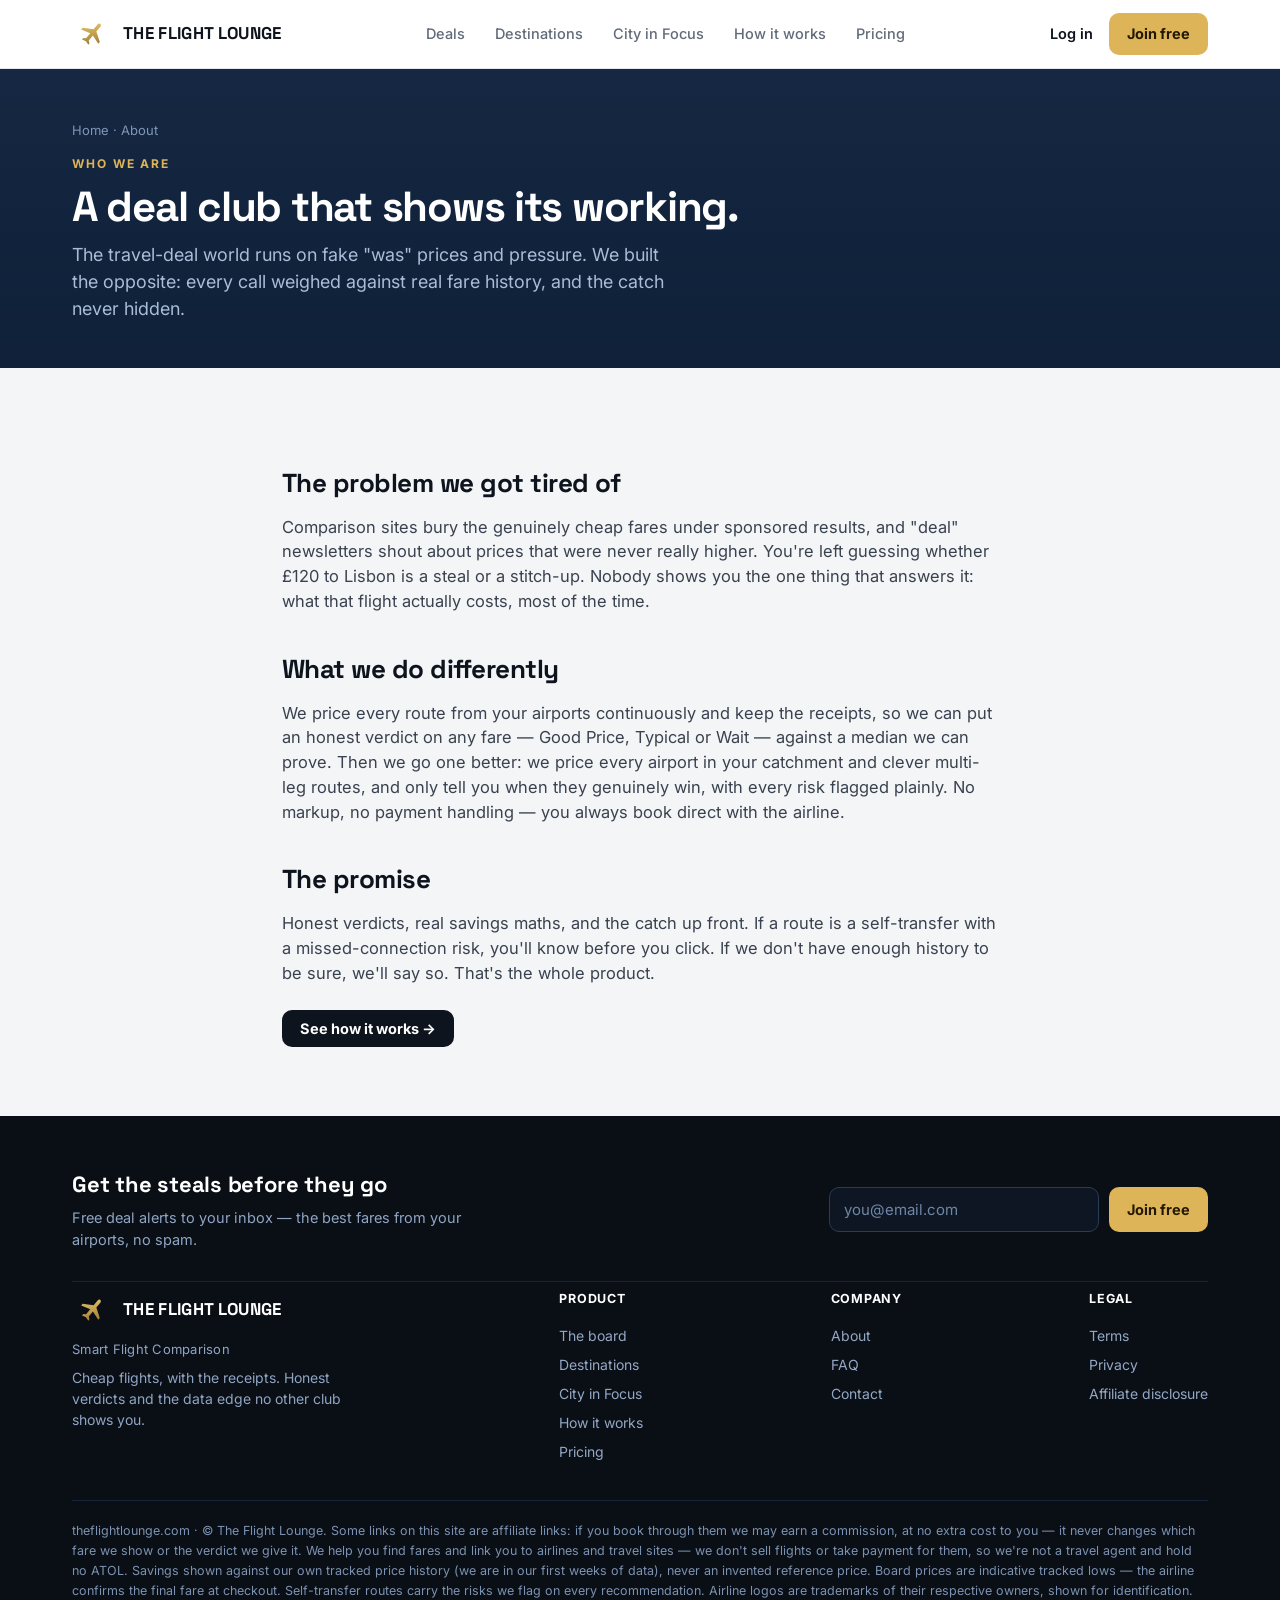
<file: about.html>
<!doctype html><html lang="en"><head><meta charset="utf-8"><meta name="viewport" content="width=device-width,initial-scale=1"><title>About — The Flight Lounge</title><link rel="preconnect" href="https://fonts.googleapis.com"><link rel="preconnect" href="https://fonts.gstatic.com" crossorigin><link href="https://fonts.googleapis.com/css2?family=Space+Grotesk:wght@400;500;600;700&family=Inter:wght@400;500;600;700;800&family=JetBrains+Mono:wght@500;700;800&display=swap" rel="stylesheet"><link rel="stylesheet" href="assets/tfl.css"></head><body><div id="hdr"></div>
<section class="phero"><div class="wrap"><div class="crumb"><a href="index.html">Home</a> · About</div><div class="kicker">Who we are</div><h1>A deal club that shows its working.</h1><p>The travel-deal world runs on fake "was" prices and pressure. We built the opposite: every call weighed against real fare history, and the catch never hidden.</p></div></section>
<section><div class="wrap prose"><h2>The problem we got tired of</h2><p>Comparison sites bury the genuinely cheap fares under sponsored results, and "deal" newsletters shout about prices that were never really higher. You're left guessing whether £120 to Lisbon is a steal or a stitch-up. Nobody shows you the one thing that answers it: what that flight actually costs, most of the time.</p><h2>What we do differently</h2><p>We price every route from your airports continuously and keep the receipts, so we can put an honest verdict on any fare — Good Price, Typical or Wait — against a median we can prove. Then we go one better: we price every airport in your catchment and clever multi-leg routes, and only tell you when they genuinely win, with every risk flagged plainly. No markup, no payment handling — you always book direct with the airline.</p><h2>The promise</h2><p>Honest verdicts, real savings maths, and the catch up front. If a route is a self-transfer with a missed-connection risk, you'll know before you click. If we don't have enough history to be sure, we'll say so. That's the whole product.</p><p style="margin-top:30px"><a href="how-it-works.html" class="btn ink">See how it works →</a></p></div></section>
<div id="ftr"></div><script src="assets/tfl.js"></script><script>renderChrome("about.html");</script></body></html>
</file>
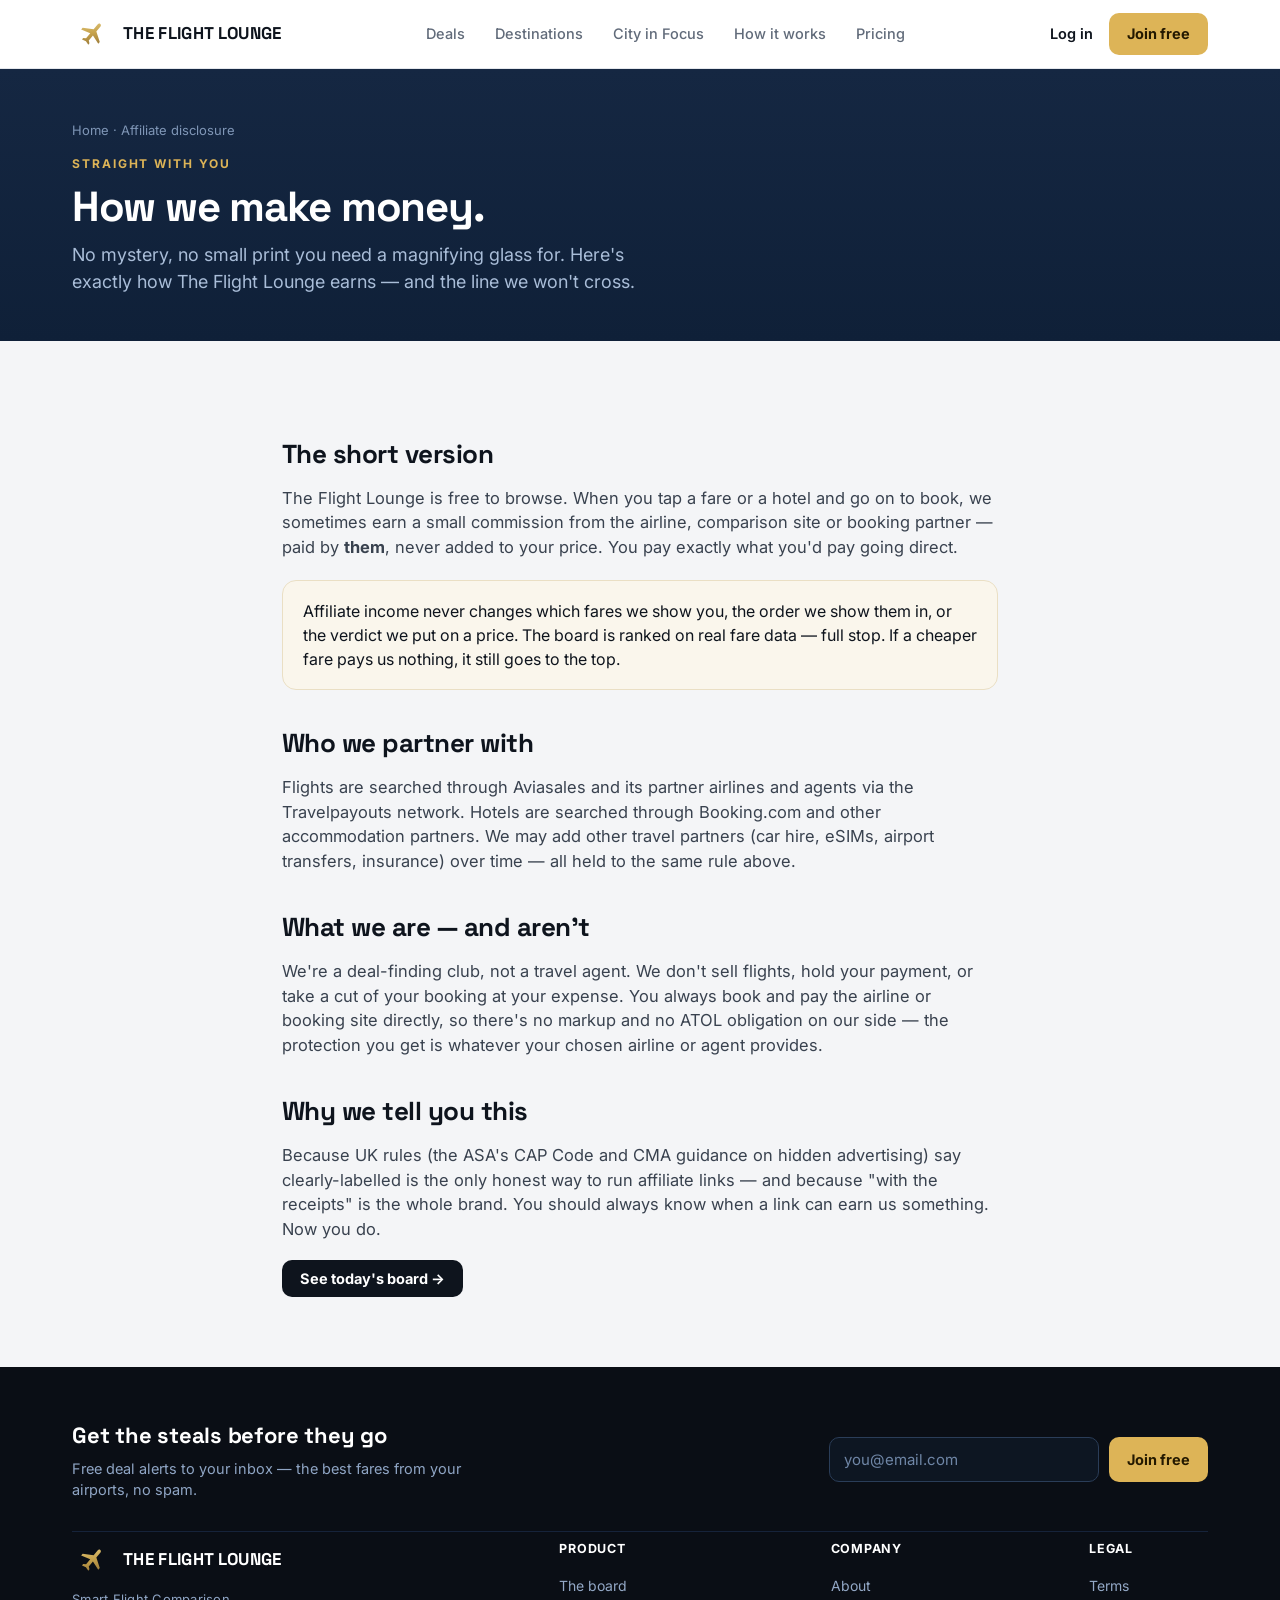
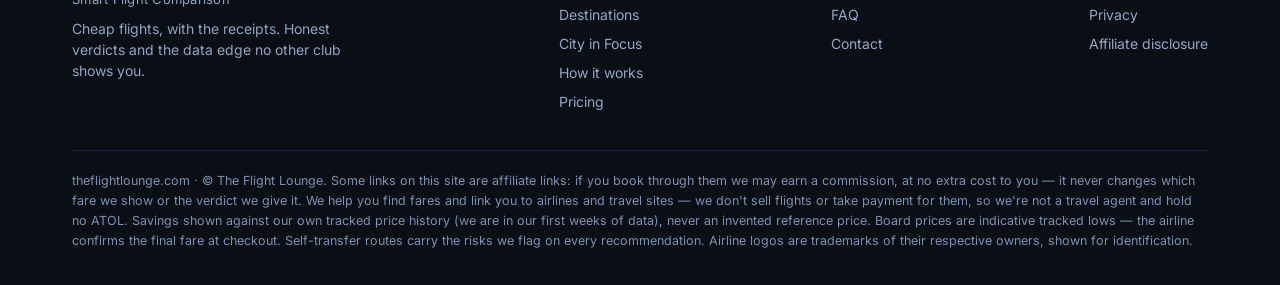
<file: affiliate-disclosure.html>
<!doctype html>
<html lang="en">
<head>
<meta charset="utf-8"><meta name="viewport" content="width=device-width,initial-scale=1">
<title>Affiliate disclosure — The Flight Lounge</title>
<meta name="description" content="How The Flight Lounge makes money, and why it never changes the fares or verdicts we show you.">
<link rel="preconnect" href="https://fonts.googleapis.com"><link rel="preconnect" href="https://fonts.gstatic.com" crossorigin>
<link href="https://fonts.googleapis.com/css2?family=Space+Grotesk:wght@400;500;600;700&family=Inter:wght@400;500;600;700;800&family=JetBrains+Mono:wght@500;700;800&display=swap" rel="stylesheet">
<link rel="stylesheet" href="assets/tfl.css">
</head>
<body>
<div id="hdr"></div>
<section class="phero"><div class="wrap">
  <div class="crumb"><a href="index.html">Home</a> · Affiliate disclosure</div>
  <div class="kicker">Straight with you</div><h1>How we make money.</h1>
  <p>No mystery, no small print you need a magnifying glass for. Here's exactly how The Flight Lounge earns — and the line we won't cross.</p>
</div></section>
<section><div class="wrap article">
  <h2>The short version</h2>
  <p>The Flight Lounge is free to browse. When you tap a fare or a hotel and go on to book, we sometimes earn a small commission from the airline, comparison site or booking partner — paid by <b>them</b>, never added to your price. You pay exactly what you'd pay going direct.</p>
  <div class="callout">Affiliate income never changes which fares we show you, the order we show them in, or the verdict we put on a price. The board is ranked on real fare data — full stop. If a cheaper fare pays us nothing, it still goes to the top.</div>
  <h2>Who we partner with</h2>
  <p>Flights are searched through Aviasales and its partner airlines and agents via the Travelpayouts network. Hotels are searched through Booking.com and other accommodation partners. We may add other travel partners (car hire, eSIMs, airport transfers, insurance) over time — all held to the same rule above.</p>
  <h2>What we are — and aren't</h2>
  <p>We're a deal-finding club, not a travel agent. We don't sell flights, hold your payment, or take a cut of your booking at your expense. You always book and pay the airline or booking site directly, so there's no markup and no ATOL obligation on our side — the protection you get is whatever your chosen airline or agent provides.</p>
  <h2>Why we tell you this</h2>
  <p>Because UK rules (the ASA's CAP Code and CMA guidance on hidden advertising) say clearly-labelled is the only honest way to run affiliate links — and because "with the receipts" is the whole brand. You should always know when a link can earn us something. Now you do.</p>
  <p style="margin-top:24px"><a href="deals.html" class="btn ink">See today's board →</a></p>
</div></section>
<div id="ftr"></div>
<script src="assets/tfl.js"></script>
<script>renderChrome("");</script>
</body>
</html>
</file>
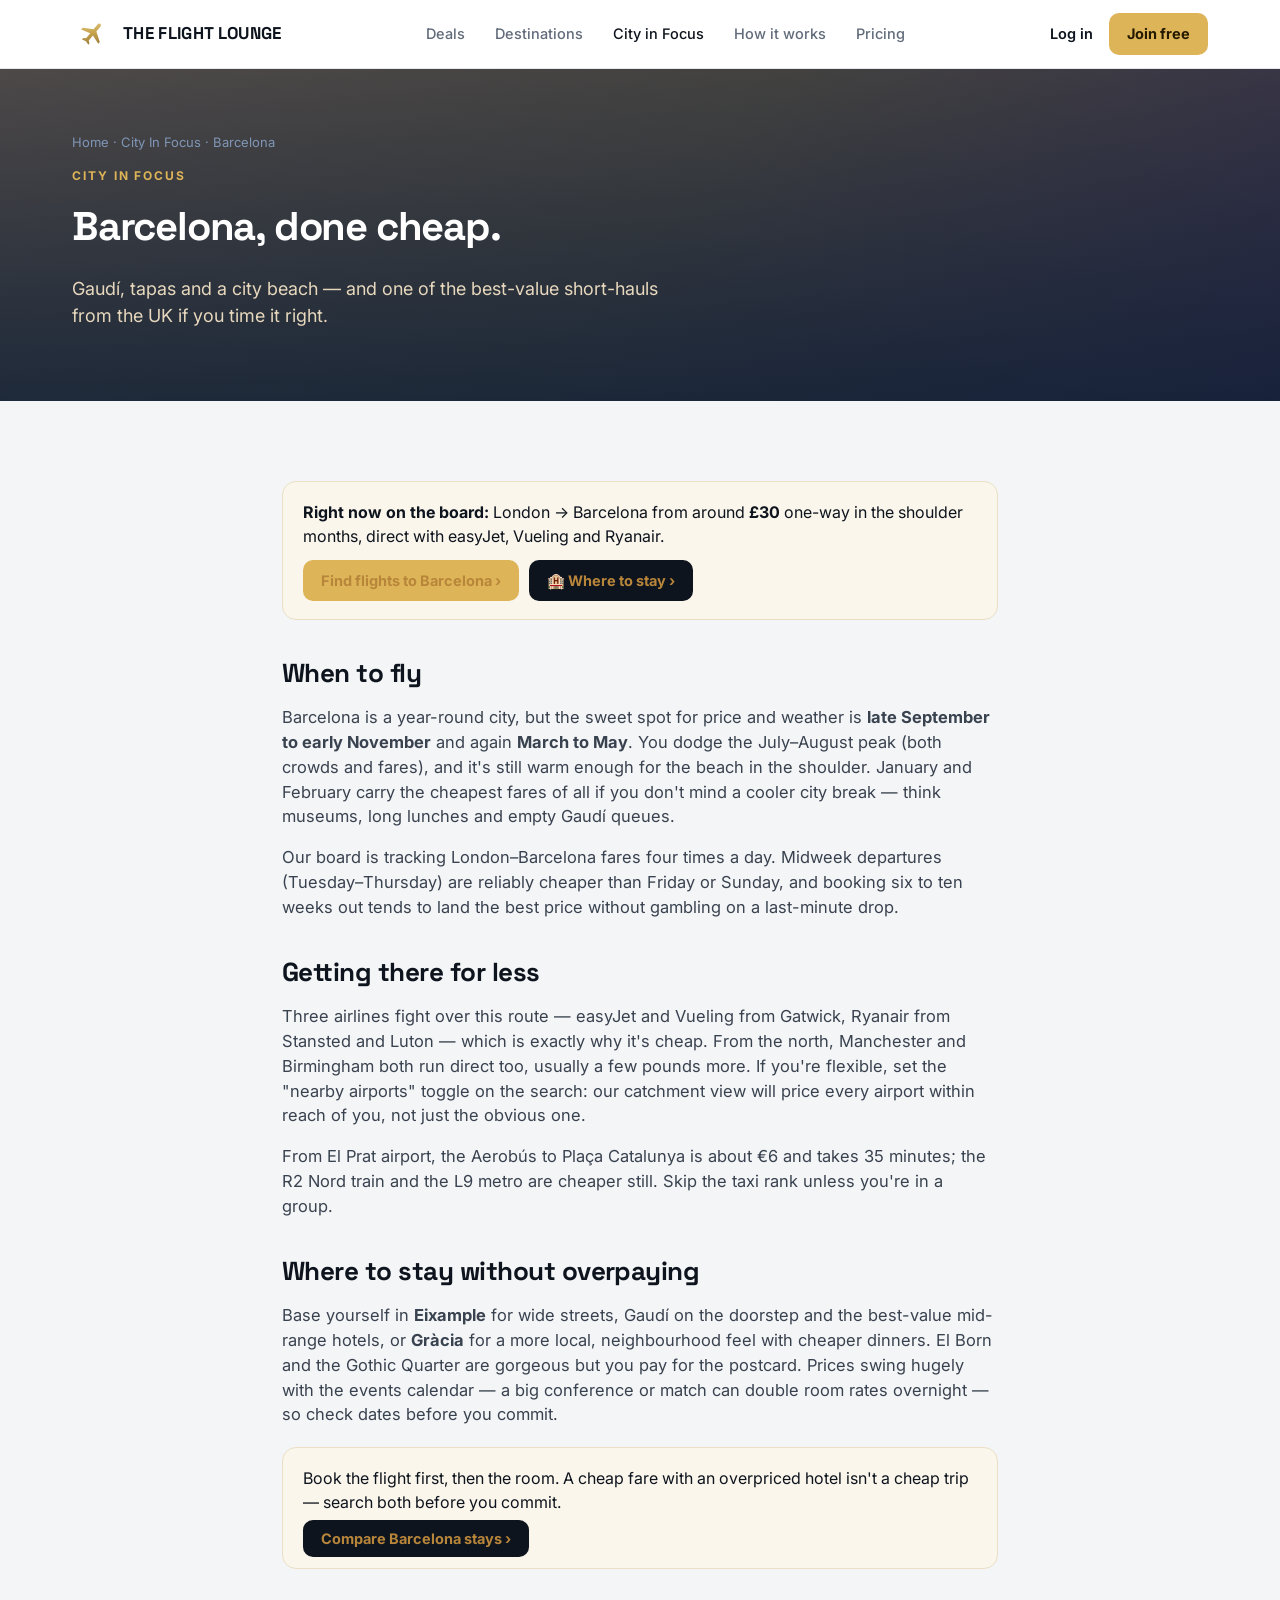
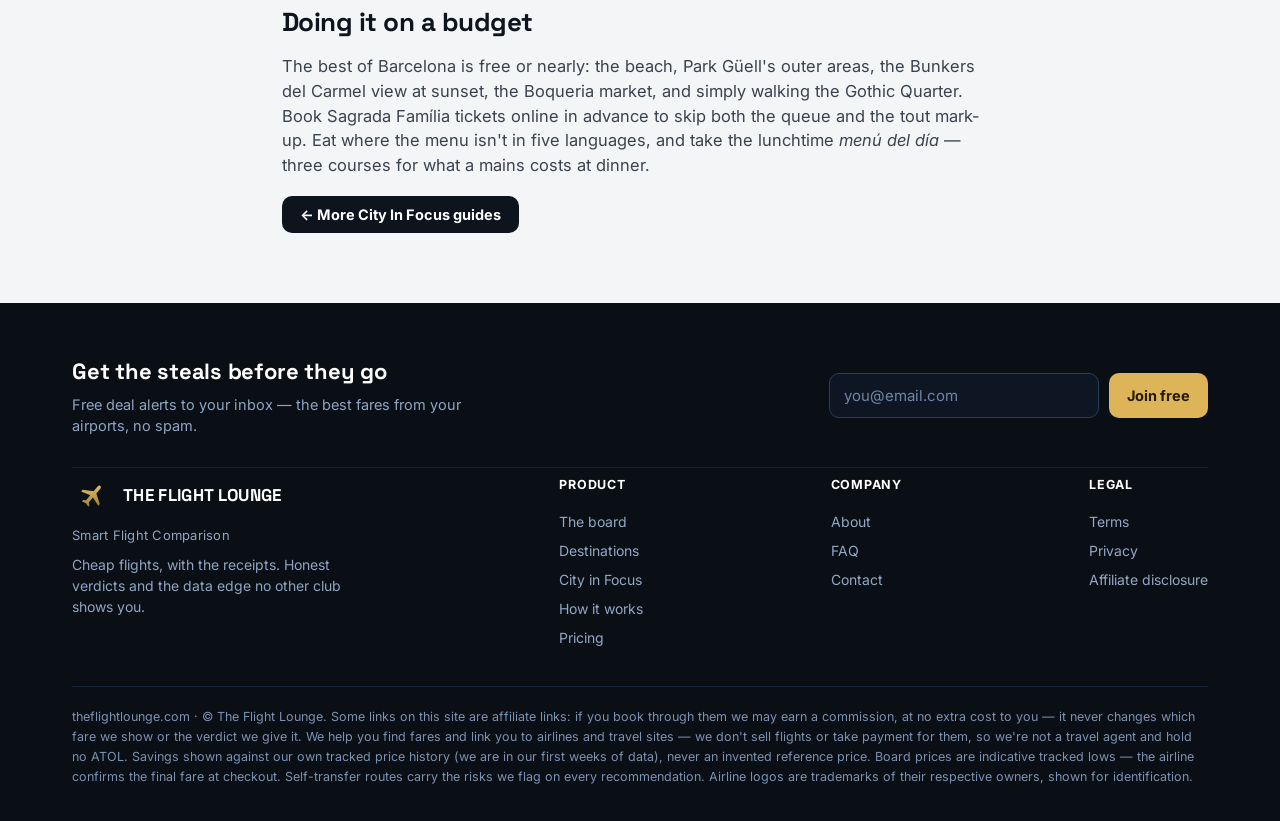
<file: city-barcelona.html>
<!doctype html>
<html lang="en">
<head>
<meta charset="utf-8"><meta name="viewport" content="width=device-width,initial-scale=1">
<title>Barcelona on a budget — City In Focus — The Flight Lounge</title>
<meta name="description" content="When it's cheapest to fly to Barcelona, how to get there for around £30 return, and where to stay without blowing the budget.">
<link rel="preconnect" href="https://fonts.googleapis.com"><link rel="preconnect" href="https://fonts.gstatic.com" crossorigin>
<link href="https://fonts.googleapis.com/css2?family=Space+Grotesk:wght@400;500;600;700&family=Inter:wght@400;500;600;700;800&family=JetBrains+Mono:wght@500;700;800&display=swap" rel="stylesheet">
<link rel="stylesheet" href="assets/tfl.css">
</head>
<body>
<div id="hdr"></div>
<section class="ed-hero" style="background:linear-gradient(180deg,rgba(21,39,66,.72),rgba(15,32,56,.92)),linear-gradient(135deg,#e0a15a,#b8863b 50%,#7a3b57)"><div class="wrap">
  <div class="crumb"><a href="index.html">Home</a> · <a href="city-in-focus.html">City In Focus</a> · Barcelona</div>
  <div class="kicker" style="color:var(--amber)">City In Focus</div>
  <h1 style="font-family:'Space Grotesk',sans-serif;font-size:40px;letter-spacing:-.03em;margin:0 0 10px">Barcelona, done cheap.</h1>
  <p style="color:#e7d8bd;max-width:620px;font-size:18px">Gaudí, tapas and a city beach — and one of the best-value short-hauls from the UK if you time it right.</p>
</div></section>

<section><div class="wrap article">
  <div class="callout">
    <b>Right now on the board:</b> London → Barcelona from around <b>£30</b> one-way in the shoulder months, direct with easyJet, Vueling and Ryanair.
    <div style="margin-top:12px;display:flex;gap:10px;flex-wrap:wrap">
      <a class="btn" href="https://www.skyscanner.net/transport/flights/lon/bcn/?adults=1&cabinclass=economy&rtn=0&currency=GBP&market=UK&locale=en-GB" target="_blank" rel="sponsored noopener nofollow">Find flights to Barcelona ›</a>
      <a class="btn ink" href="https://www.booking.com/searchresults.html?ss=Barcelona&group_adults=2&no_rooms=1" target="_blank" rel="sponsored noopener nofollow">🏨 Where to stay ›</a>
    </div>
  </div>

  <h2>When to fly</h2>
  <p>Barcelona is a year-round city, but the sweet spot for price and weather is <b>late September to early November</b> and again <b>March to May</b>. You dodge the July–August peak (both crowds and fares), and it's still warm enough for the beach in the shoulder. January and February carry the cheapest fares of all if you don't mind a cooler city break — think museums, long lunches and empty Gaudí queues.</p>
  <p>Our board is tracking London–Barcelona fares four times a day. Midweek departures (Tuesday–Thursday) are reliably cheaper than Friday or Sunday, and booking six to ten weeks out tends to land the best price without gambling on a last-minute drop.</p>

  <h2>Getting there for less</h2>
  <p>Three airlines fight over this route — easyJet and Vueling from Gatwick, Ryanair from Stansted and Luton — which is exactly why it's cheap. From the north, Manchester and Birmingham both run direct too, usually a few pounds more. If you're flexible, set the "nearby airports" toggle on the search: our catchment view will price every airport within reach of you, not just the obvious one.</p>
  <p>From El Prat airport, the Aerobús to Plaça Catalunya is about €6 and takes 35 minutes; the R2 Nord train and the L9 metro are cheaper still. Skip the taxi rank unless you're in a group.</p>

  <h2>Where to stay without overpaying</h2>
  <p>Base yourself in <b>Eixample</b> for wide streets, Gaudí on the doorstep and the best-value mid-range hotels, or <b>Gràcia</b> for a more local, neighbourhood feel with cheaper dinners. El Born and the Gothic Quarter are gorgeous but you pay for the postcard. Prices swing hugely with the events calendar — a big conference or match can double room rates overnight — so check dates before you commit.</p>
  <div class="callout">Book the flight first, then the room. A cheap fare with an overpriced hotel isn't a cheap trip — search both before you commit.
    <div style="margin-top:12px"><a class="btn ink" href="https://www.booking.com/searchresults.html?ss=Barcelona&group_adults=2&no_rooms=1" target="_blank" rel="sponsored noopener nofollow">Compare Barcelona stays ›</a></div>
  </div>

  <h2>Doing it on a budget</h2>
  <p>The best of Barcelona is free or nearly: the beach, Park Güell's outer areas, the Bunkers del Carmel view at sunset, the Boqueria market, and simply walking the Gothic Quarter. Book Sagrada Família tickets online in advance to skip both the queue and the tout mark-up. Eat where the menu isn't in five languages, and take the lunchtime <i>menú del día</i> — three courses for what a mains costs at dinner.</p>

  <p style="margin-top:24px"><a href="city-in-focus.html" class="btn ink">← More City In Focus guides</a></p>
</div></section>
<div id="ftr"></div>
<script src="assets/tfl.js"></script>
<script>renderChrome("city-in-focus.html");</script>
</body>
</html>
</file>
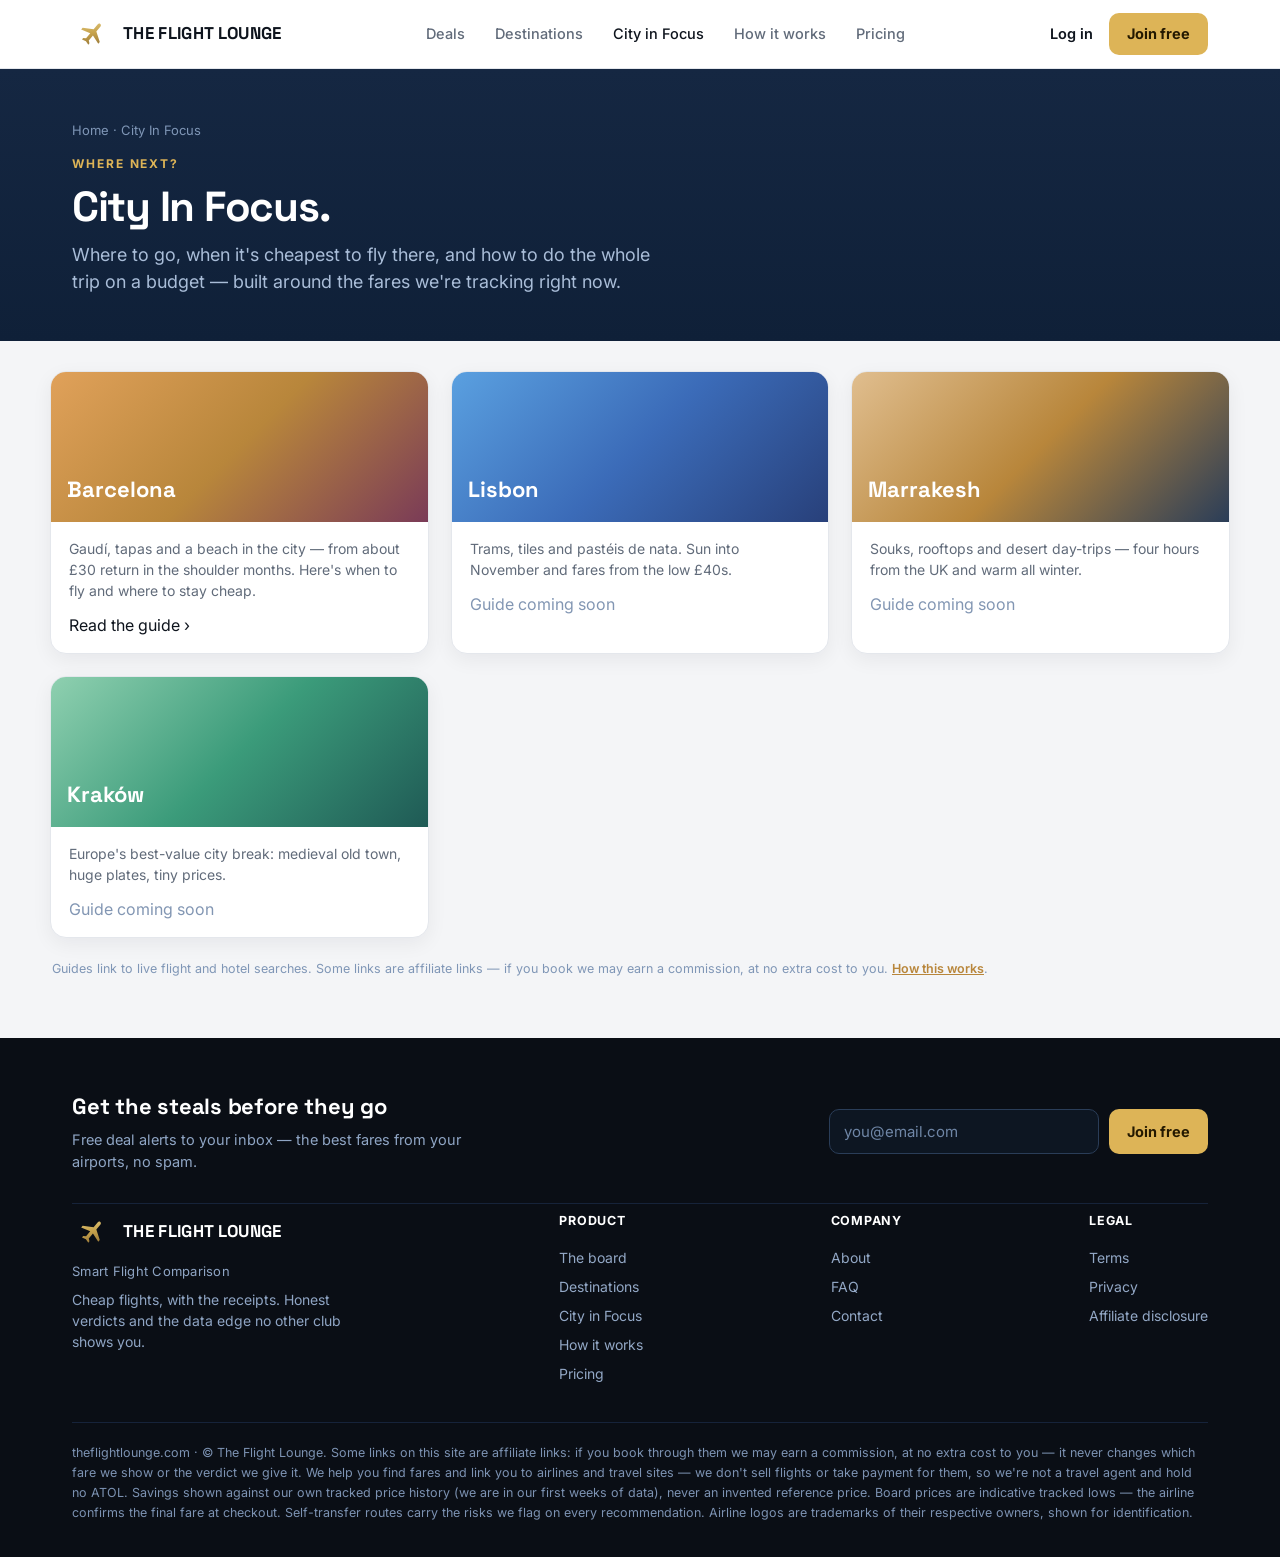
<file: city-in-focus.html>
<!doctype html>
<html lang="en">
<head>
<meta charset="utf-8"><meta name="viewport" content="width=device-width,initial-scale=1">
<title>City In Focus — The Flight Lounge</title>
<meta name="description" content="Where to go next, and how to do it cheap. Honest city guides built around the fares we're tracking right now.">
<link rel="preconnect" href="https://fonts.googleapis.com"><link rel="preconnect" href="https://fonts.gstatic.com" crossorigin>
<link href="https://fonts.googleapis.com/css2?family=Space+Grotesk:wght@400;500;600;700&family=Inter:wght@400;500;600;700;800&family=JetBrains+Mono:wght@500;700;800&display=swap" rel="stylesheet">
<link rel="stylesheet" href="assets/tfl.css">
</head>
<body>
<div id="hdr"></div>
<section class="phero"><div class="wrap">
  <div class="crumb"><a href="index.html">Home</a> · City In Focus</div>
  <div class="kicker">Where next?</div><h1>City In Focus.</h1>
  <p>Where to go, when it's cheapest to fly there, and how to do the whole trip on a budget — built around the fares we're tracking right now.</p>
</div></section>
<div class="wrap" style="padding:30px 0 60px">
  <div class="ed-grid">
    <a class="ed-card" href="city-barcelona.html" style="text-decoration:none;color:inherit">
      <div class="edtop ed-photo" style="background:linear-gradient(135deg,#e0a15a,#b8863b 50%,#7a3b57)">Barcelona</div>
      <div class="edbody"><p>Gaudí, tapas and a beach in the city — from about £30 return in the shoulder months. Here's when to fly and where to stay cheap.</p><span>Read the guide ›</span></div>
    </a>
    <div class="ed-card">
      <div class="edtop ed-photo" style="background:linear-gradient(135deg,#5aa0e0,#3b6bb8 50%,#28407a)">Lisbon</div>
      <div class="edbody"><p>Trams, tiles and pastéis de nata. Sun into November and fares from the low £40s.</p><span style="color:#8296b3">Guide coming soon</span></div>
    </div>
    <div class="ed-card">
      <div class="edtop ed-photo" style="background:linear-gradient(135deg,#e0be8f,#b8863b 50%,#2a3d58)">Marrakesh</div>
      <div class="edbody"><p>Souks, rooftops and desert day-trips — four hours from the UK and warm all winter.</p><span style="color:#8296b3">Guide coming soon</span></div>
    </div>
    <div class="ed-card">
      <div class="edtop ed-photo" style="background:linear-gradient(135deg,#8fd0b0,#3b9b7a 50%,#1f5a55)">Kraków</div>
      <div class="edbody"><p>Europe's best-value city break: medieval old town, huge plates, tiny prices.</p><span style="color:#8296b3">Guide coming soon</span></div>
    </div>
  </div>
  <p class="afx" style="margin-top:22px">Guides link to live flight and hotel searches. Some links are affiliate links — if you book we may earn a commission, at no extra cost to you. <a href="affiliate-disclosure.html">How this works</a>.</p>
</div>
<div id="ftr"></div>
<script src="assets/tfl.js"></script>
<script>renderChrome("city-in-focus.html");</script>
</body>
</html>
</file>
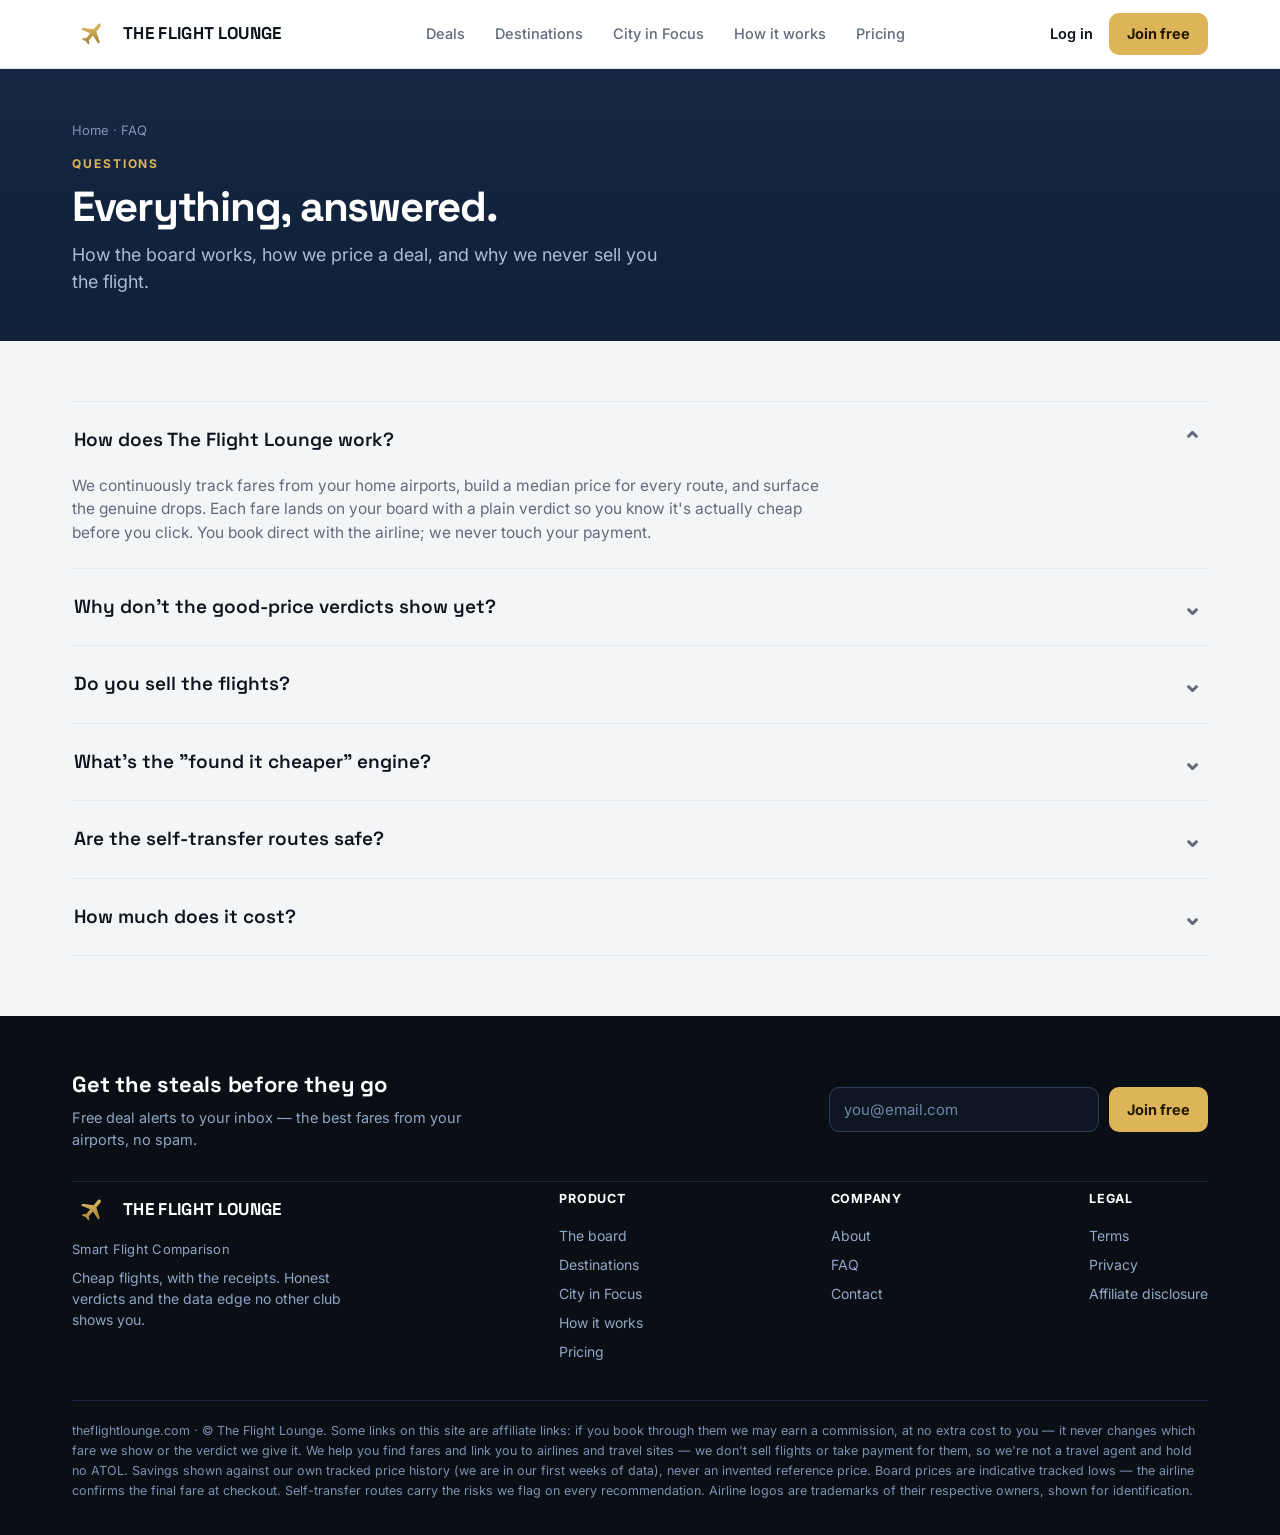
<file: faq.html>
<!doctype html><html lang="en"><head><meta charset="utf-8"><meta name="viewport" content="width=device-width,initial-scale=1"><title>FAQ — The Flight Lounge</title><link rel="preconnect" href="https://fonts.googleapis.com"><link rel="preconnect" href="https://fonts.gstatic.com" crossorigin><link href="https://fonts.googleapis.com/css2?family=Space+Grotesk:wght@400;500;600;700&family=Inter:wght@400;500;600;700;800&family=JetBrains+Mono:wght@500;700;800&display=swap" rel="stylesheet"><link rel="stylesheet" href="assets/tfl.css"></head><body><div id="hdr"></div>
<section class="phero"><div class="wrap"><div class="crumb"><a href="index.html">Home</a> · FAQ</div><div class="kicker">Questions</div><h1>Everything, answered.</h1><p>How the board works, how we price a deal, and why we never sell you the flight.</p></div></section>
<section><div class="wrap">
<details open><summary>How does The Flight Lounge work?</summary><p>We continuously track fares from your home airports, build a median price for every route, and surface the genuine drops. Each fare lands on your board with a plain verdict so you know it's actually cheap before you click. You book direct with the airline; we never touch your payment.</p></details>
<details><summary>Why don't the good-price verdicts show yet?</summary><p>We refuse to call a price "good" off a thin sample. We're banking fare history now — once a route has ~2 weeks, its verdict switches on automatically. Until then prices are real and live; we just won't pretend to judge them.</p></details>
<details><summary>Do you sell the flights?</summary><p>No — deliberately. We point you to the airline or a trusted booking site and you pay them directly, so there's no markup. It also means we're not a travel agent and hold no ATOL; we're a deal-finding club.</p></details>
<details><summary>What's the "found it cheaper" engine?</summary><p>Two things no other club does. <b>Catchment:</b> we price every airport near you and show the cheapest. <b>Reposition:</b> we price clever two-leg routes that beat the direct fare — always with the self-transfer risks flagged honestly.</p></details>
<details><summary>Are the self-transfer routes safe?</summary><p>They can save a lot, but they're separate tickets — so a missed connection isn't protected, you may need to recheck bags, and transit visa/ESTA rules can apply. We flag every one of these on the recommendation so you decide with the catch in full view.</p></details>
<details><summary>How much does it cost?</summary><p>Free for one airport on a short delay. Premium is £39/year for the live board, all your airports and the full catchment engine. Elite is £79/year and adds reposition routing and route watches.</p></details>
</div></section>
<div id="ftr"></div><script src="assets/tfl.js"></script><script>renderChrome("faq.html");</script></body></html>
</file>
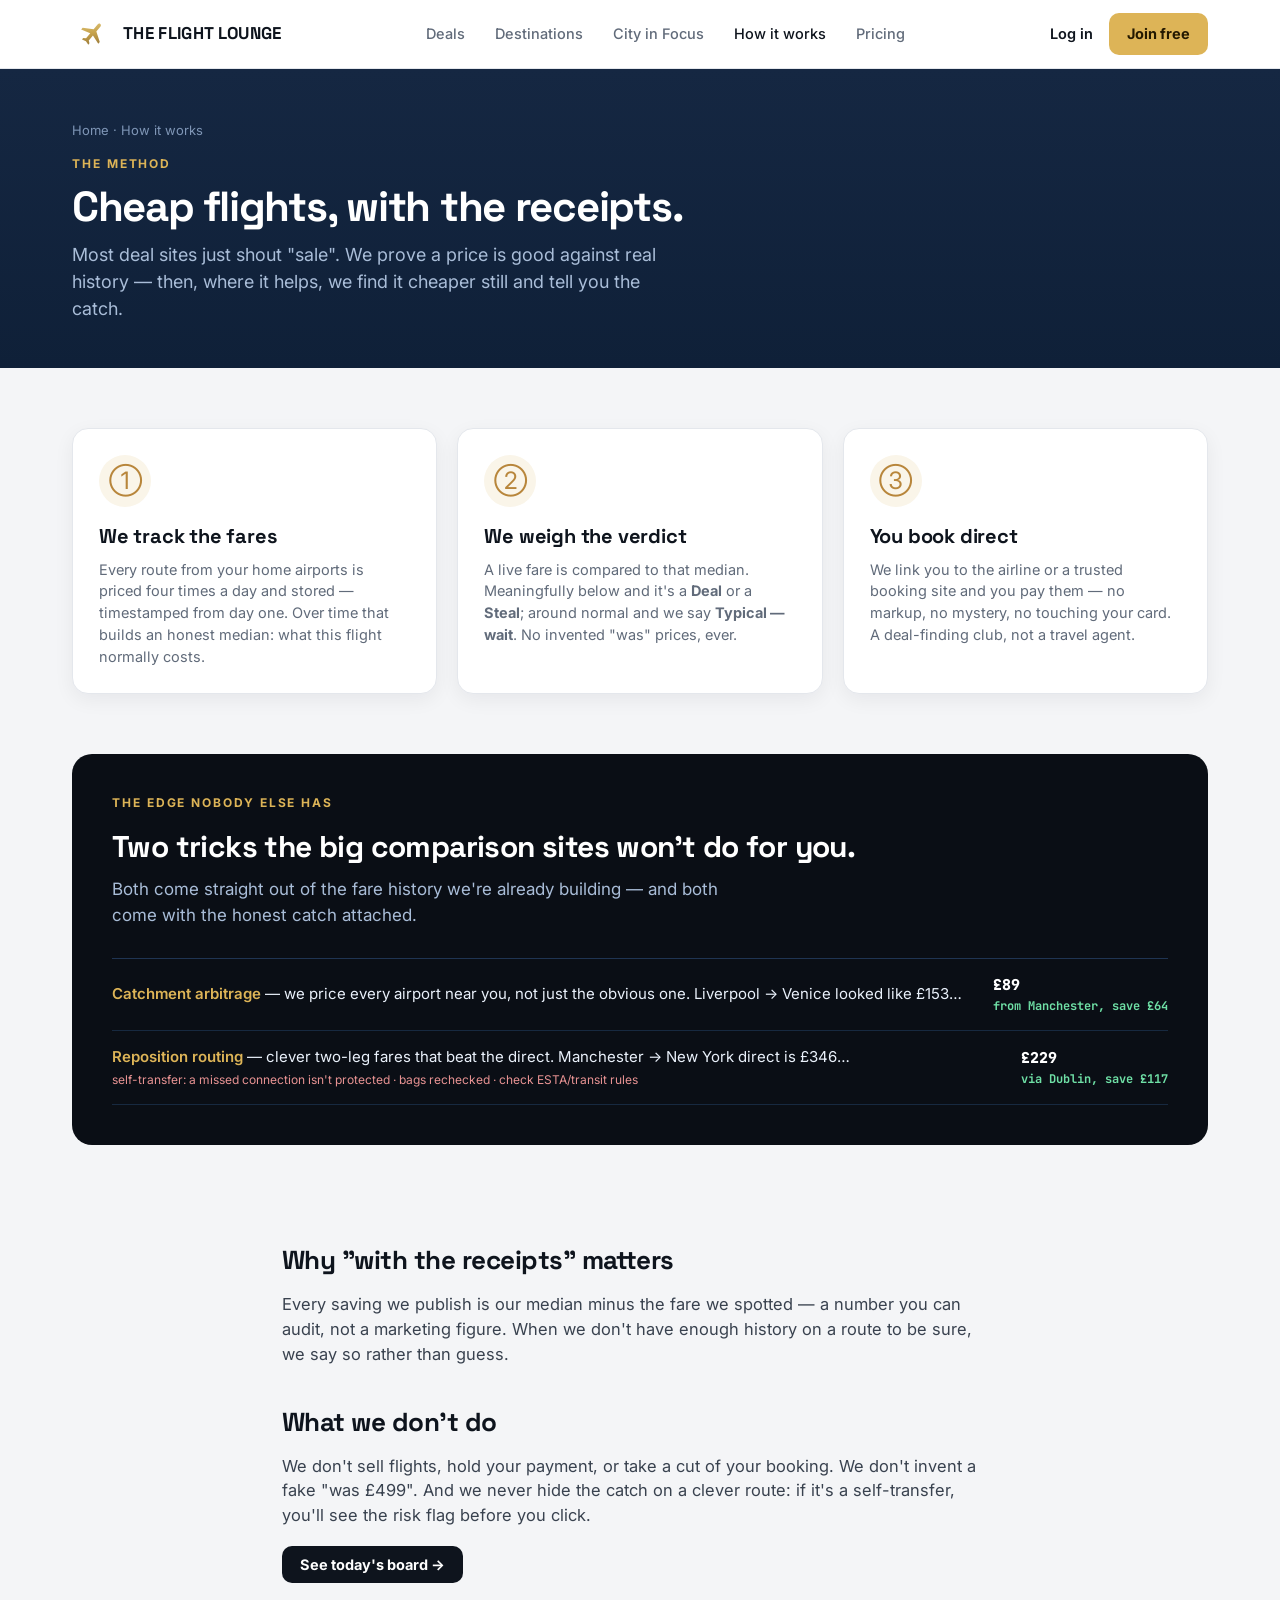
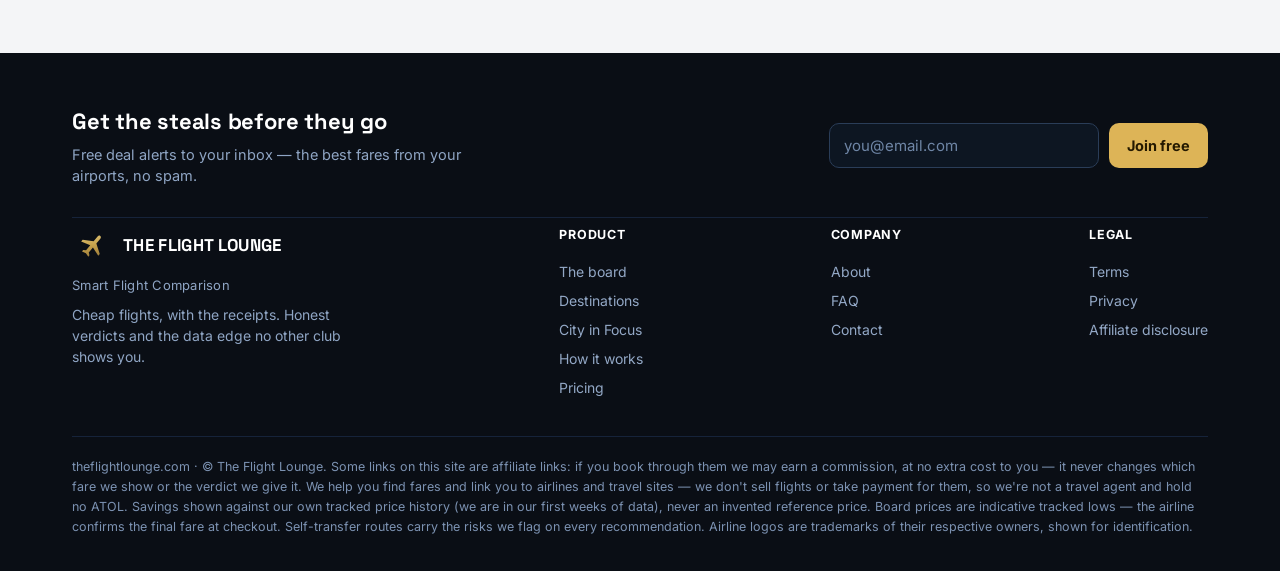
<file: how-it-works.html>
<!doctype html><html lang="en"><head><meta charset="utf-8"><meta name="viewport" content="width=device-width,initial-scale=1"><title>How it works — The Flight Lounge</title><link rel="preconnect" href="https://fonts.googleapis.com"><link rel="preconnect" href="https://fonts.gstatic.com" crossorigin><link href="https://fonts.googleapis.com/css2?family=Space+Grotesk:wght@400;500;600;700&family=Inter:wght@400;500;600;700;800&family=JetBrains+Mono:wght@500;700;800&display=swap" rel="stylesheet"><link rel="stylesheet" href="assets/tfl.css"></head><body><div id="hdr"></div>
<section class="phero"><div class="wrap"><div class="crumb"><a href="index.html">Home</a> · How it works</div><div class="kicker">The method</div><h1>Cheap flights, with the receipts.</h1><p>Most deal sites just shout "sale". We prove a price is good against real history — then, where it helps, we find it cheaper still and tell you the catch.</p></div></section>
<section><div class="wrap"><div class="cards3">
<div class="card"><div class="cico">①</div><h3>We track the fares</h3><p>Every route from your home airports is priced four times a day and stored — timestamped from day one. Over time that builds an honest median: what this flight normally costs.</p></div>
<div class="card"><div class="cico">②</div><h3>We weigh the verdict</h3><p>A live fare is compared to that median. Meaningfully below and it's a <b>Deal</b> or a <b>Steal</b>; around normal and we say <b>Typical — wait</b>. No invented "was" prices, ever.</p></div>
<div class="card"><div class="cico">③</div><h3>You book direct</h3><p>We link you to the airline or a trusted booking site and you pay them — no markup, no mystery, no touching your card. A deal-finding club, not a travel agent.</p></div>
</div></div></section>
<section style="padding-top:0"><div class="wrap"><div class="edge"><div class="kicker">The edge nobody else has</div><h3>Two tricks the big comparison sites won't do for you.</h3><p class="sub">Both come straight out of the fare history we're already building — and both come with the honest catch attached.</p><div class="edge-rows">
<div class="er"><span><span class="lead2">Catchment arbitrage</span> — we price every airport near you, not just the obvious one. Liverpool → Venice looked like £153…</span><span class="amt">£89 <small>from Manchester, save £64</small></span></div>
<div class="er"><span><span class="lead2">Reposition routing</span> — clever two-leg fares that beat the direct. Manchester → New York direct is £346…<span class="flag">self-transfer: a missed connection isn't protected · bags rechecked · check ESTA/transit rules</span></span><span class="amt">£229 <small>via Dublin, save £117</small></span></div>
</div></div></div></section>
<section style="padding-top:0"><div class="wrap prose"><h2>Why "with the receipts" matters</h2><p>Every saving we publish is our median minus the fare we spotted — a number you can audit, not a marketing figure. When we don't have enough history on a route to be sure, we say so rather than guess.</p><h2>What we don't do</h2><p>We don't sell flights, hold your payment, or take a cut of your booking. We don't invent a fake "was £499". And we never hide the catch on a clever route: if it's a self-transfer, you'll see the risk flag before you click.</p><p style="margin-top:24px"><a href="deals.html" class="btn ink">See today's board →</a></p></div></section>
<div id="ftr"></div><script src="assets/tfl.js"></script><script>renderChrome("how-it-works.html");</script></body></html>
</file>
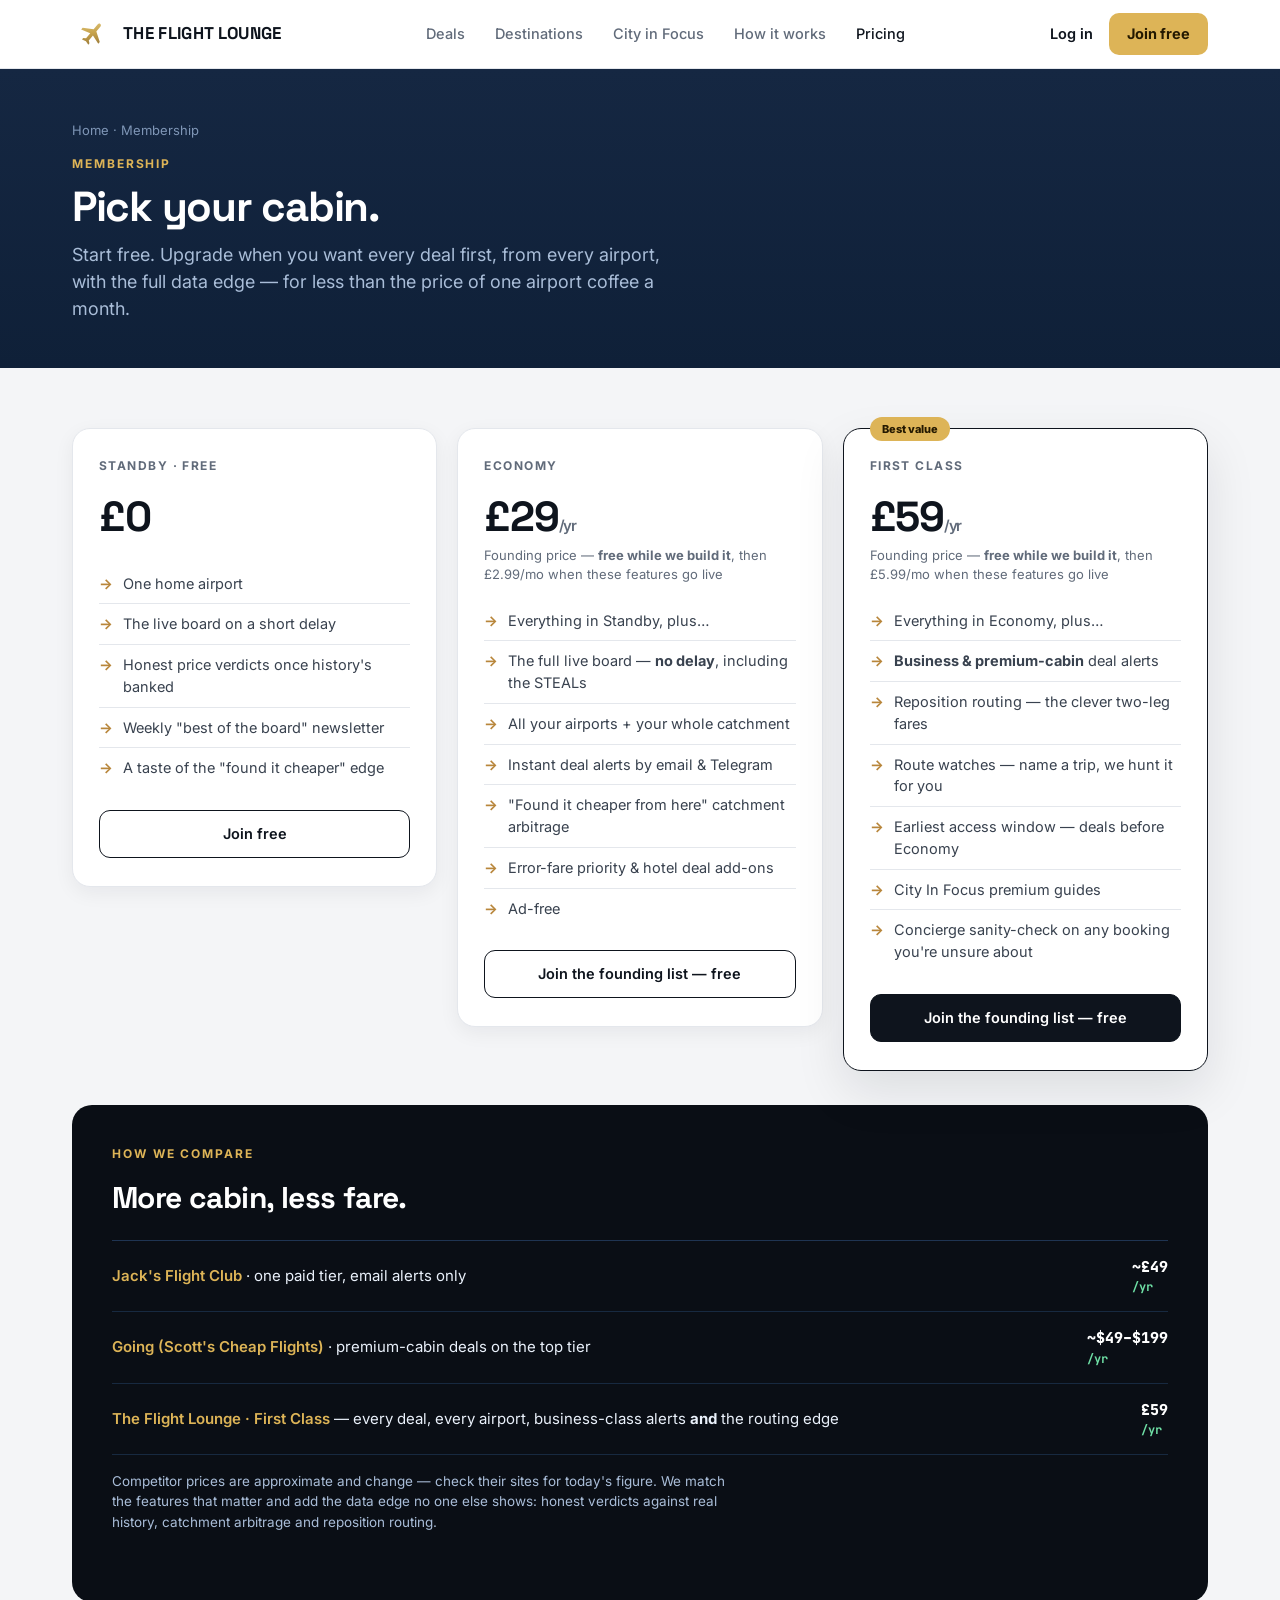
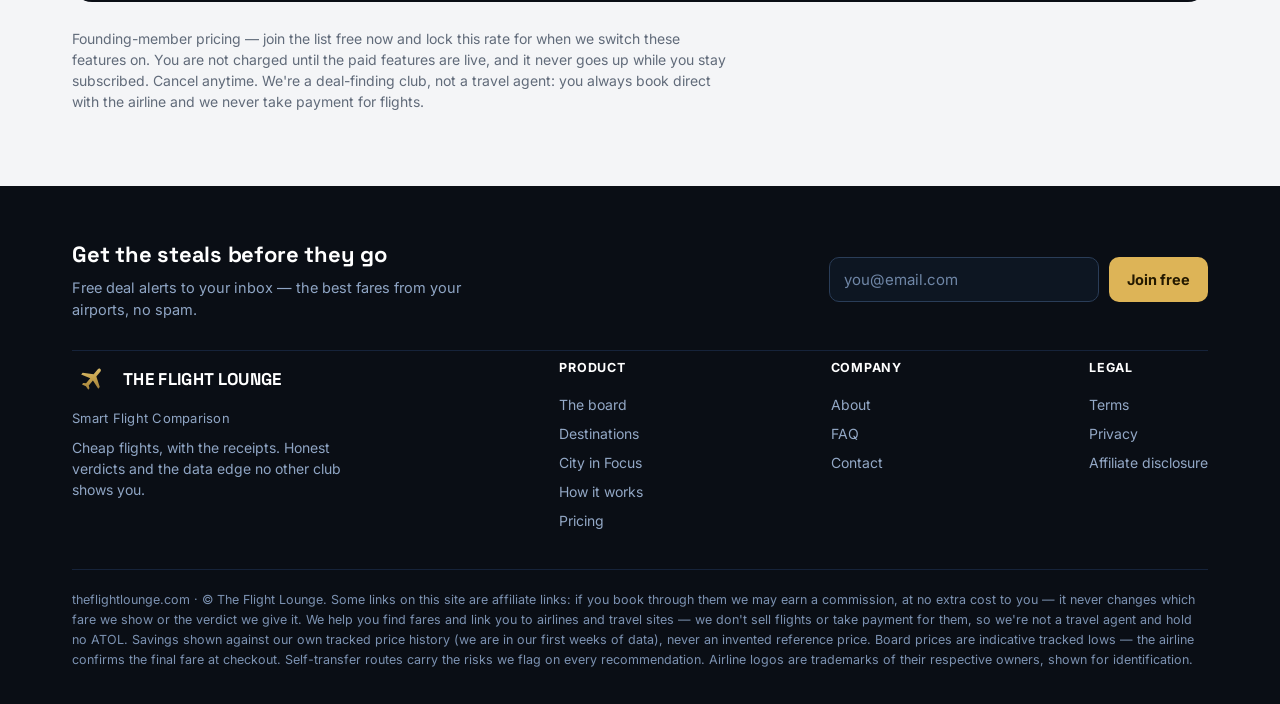
<file: pricing.html>
<!doctype html><html lang="en"><head><meta charset="utf-8"><meta name="viewport" content="width=device-width,initial-scale=1"><title>Membership — The Flight Lounge</title><meta name="description" content="Start free. Upgrade to Economy or First Class for the full live board, every airport, instant alerts and the routing edge."><link rel="preconnect" href="https://fonts.googleapis.com"><link rel="preconnect" href="https://fonts.gstatic.com" crossorigin><link href="https://fonts.googleapis.com/css2?family=Space+Grotesk:wght@400;500;600;700&family=Inter:wght@400;500;600;700;800&family=JetBrains+Mono:wght@500;700;800&display=swap" rel="stylesheet"><link rel="stylesheet" href="assets/tfl.css"></head><body><div id="hdr"></div>
<section class="phero"><div class="wrap"><div class="crumb"><a href="index.html">Home</a> · Membership</div><div class="kicker">Membership</div><h1>Pick your cabin.</h1><p>Start free. Upgrade when you want every deal first, from every airport, with the full data edge — for less than the price of one airport coffee a month.</p></div></section>

<section><div class="wrap"><div class="plans">

<div class="plan"><div class="tn">Standby · Free</div><div class="pp">£0</div>
  <ul>
    <li>One home airport</li>
    <li>The live board on a short delay</li>
    <li>Honest price verdicts once history's banked</li>
    <li>Weekly "best of the board" newsletter</li>
    <li>A taste of the "found it cheaper" edge</li>
  </ul>
  <a href="#" class="pbtn" onclick="var f=document.getElementById('nlForm');if(f)f.scrollIntoView({behavior:'smooth'});return false;">Join free</a>
</div>

<div class="plan"><div class="tn">Economy</div><div class="pp">£29<small>/yr</small></div>
  <p style="color:var(--muted);font-size:13px;margin:-4px 0 6px">Founding price — <b>free while we build it</b>, then £2.99/mo when these features go live</p>
  <ul>
    <li>Everything in Standby, plus…</li>
    <li>The full live board — <b>no delay</b>, including the STEALs</li>
    <li>All your airports + your whole catchment</li>
    <li>Instant deal alerts by email &amp; Telegram</li>
    <li>"Found it cheaper from here" catchment arbitrage</li>
    <li>Error-fare priority &amp; hotel deal add-ons</li>
    <li>Ad-free</li>
  </ul>
  <a href="#founding" class="pbtn" onclick="var f=document.getElementById('nlForm');if(f)f.scrollIntoView({behavior:'smooth'});return false;">Join the founding list — free</a>
</div>

<div class="plan feat2"><span class="tagp">Best value</span><div class="tn">First Class</div><div class="pp">£59<small>/yr</small></div>
  <p style="color:var(--muted);font-size:13px;margin:-4px 0 6px">Founding price — <b>free while we build it</b>, then £5.99/mo when these features go live</p>
  <ul>
    <li>Everything in Economy, plus…</li>
    <li><b>Business &amp; premium-cabin</b> deal alerts</li>
    <li>Reposition routing — the clever two-leg fares</li>
    <li>Route watches — name a trip, we hunt it for you</li>
    <li>Earliest access window — deals before Economy</li>
    <li>City In Focus premium guides</li>
    <li>Concierge sanity-check on any booking you're unsure about</li>
  </ul>
  <a href="#founding" class="pbtn" onclick="var f=document.getElementById('nlForm');if(f)f.scrollIntoView({behavior:'smooth'});return false;">Join the founding list — free</a>
</div>

</div>

<div class="edge" style="margin-top:34px">
  <div class="kicker">How we compare</div>
  <h3>More cabin, less fare.</h3>
  <div class="edge-rows">
    <div class="er"><span><span class="lead2">Jack's Flight Club</span> · one paid tier, email alerts only</span><span class="amt">~£49<small>/yr</small></span></div>
    <div class="er"><span><span class="lead2">Going (Scott's Cheap Flights)</span> · premium-cabin deals on the top tier</span><span class="amt">~$49–$199<small>/yr</small></span></div>
    <div class="er"><span><span class="lead2">The Flight Lounge · First Class</span> — every deal, every airport, business-class alerts <b>and</b> the routing edge</span><span class="amt">£59<small>/yr</small></span></div>
  </div>
  <p class="sub" style="margin-top:16px;font-size:13.5px">Competitor prices are approximate and change — check their sites for today's figure. We match the features that matter and add the data edge no one else shows: honest verdicts against real history, catchment arbitrage and reposition routing.</p>
</div>

<p style="color:var(--muted);font-size:14px;margin-top:26px;max-width:660px">Founding-member pricing — join the list free now and lock this rate for when we switch these features on. You are not charged until the paid features are live, and it never goes up while you stay subscribed. Cancel anytime. We're a deal-finding club, not a travel agent: you always book direct with the airline and we never take payment for flights.</p>
</div></section>
<div id="ftr"></div><script src="assets/tfl.js"></script><script>renderChrome("pricing.html");</script></body></html>
</file>
<file: assets/tfl.css>
:root{
  --bg:#F4F5F7;--bg2:#ECEEF2;--surface:#FFFFFF;--ink:#0E141D;--muted:#616B7A;--line:#E4E7EC;
  --navy:#152742;--navy2:#0f2038;--board:#0A0E15;--amber:#DDB457;--amber-d:#B8863B;--gold:#C6A24C;
  --green:#25B36B;--green-d:#12894F;--warn:#E6A93B;--red:#E1585F;
  --shadow:0 20px 50px rgba(14,20,29,.10);--shadow-sm:0 6px 20px rgba(14,20,29,.06);
}
*{box-sizing:border-box}
html{scroll-behavior:smooth}
body{margin:0;background:var(--bg);color:var(--ink);font-family:'Inter',-apple-system,BlinkMacSystemFont,'Segoe UI',Roboto,sans-serif;-webkit-font-smoothing:antialiased;line-height:1.5}
.disp{font-family:'Space Grotesk','Inter',sans-serif}
.mono{font-family:'JetBrains Mono',ui-monospace,Menlo,monospace}
.wrap{max-width:1180px;margin:0 auto;padding:0 22px}
a{color:inherit;text-decoration:none}
header{background:#fff;border-bottom:1px solid var(--line);position:sticky;top:0;z-index:60}
.nav{display:flex;align-items:center;justify-content:space-between;height:68px}
.brand{display:flex;align-items:center;gap:11px;color:var(--ink)}
.logo{width:40px;height:40px;flex:0 0 40px}
.plane{width:40px;height:40px;display:block}
.wordmark{font-size:17px;font-weight:700;letter-spacing:.02em;font-family:'Space Grotesk',sans-serif}
.navlinks{display:flex;gap:30px;color:var(--muted);font-size:14.5px;font-weight:500}
.navlinks a:hover,.navlinks a.on{color:var(--ink)}
.navcta{display:flex;align-items:center;gap:16px}
.ghost{font-weight:600;font-size:14.5px;color:var(--ink)}
.btn{background:var(--amber);color:#241900;border:none;border-radius:10px;padding:10px 18px;font-weight:700;font-size:14.5px;cursor:pointer;font-family:inherit;transition:transform .12s}
.btn:hover{transform:translateY(-1px)}
.btn.ink{background:var(--ink);color:#fff}
.hamb{display:none;flex-direction:column;gap:5px;background:none;border:none;cursor:pointer;padding:6px}
.hamb span{width:24px;height:2px;background:var(--ink);border-radius:2px}
.mobnav{display:none;border-top:1px solid var(--line);background:#fff}
.mobnav a{display:block;padding:14px 22px;border-bottom:1px solid var(--line);font-weight:600;color:var(--ink)}
@media(max-width:820px){.navlinks{display:none}.navcta .ghost{display:none}.hamb{display:flex}.mobnav.show{display:block}}
.hero{background:linear-gradient(180deg,var(--navy),var(--navy2));color:#fff;padding:30px 0 40px}
.hero .lead{font-size:14px;color:#9db4d4;font-weight:600;letter-spacing:.02em;margin:0 0 6px}
.hero h1{font-family:'Space Grotesk',sans-serif;font-size:34px;line-height:1.08;letter-spacing:-.02em;font-weight:700;margin:0 0 20px}
.hero h1 .am{color:var(--amber)}
.tabs{display:flex;gap:10px;margin-bottom:16px;flex-wrap:wrap}
.tab{display:inline-flex;align-items:center;gap:8px;background:transparent;border:1px solid #24406a;color:#c3d4ec;border-radius:22px;padding:8px 16px;font-size:14px;font-weight:600;cursor:pointer}
.tab.on{background:var(--amber);border-color:var(--amber);color:#241900}
.chips{display:flex;gap:10px;margin-bottom:12px;flex-wrap:wrap}
.chip{background:#0d2244;border:1px solid #244067;color:#cdddf1;border-radius:9px;padding:9px 14px;font-size:13.5px;font-weight:600;display:inline-flex;gap:8px;align-items:center;cursor:pointer}
.search{background:#fff;border-radius:16px;box-shadow:0 24px 50px rgba(3,15,32,.35);overflow:visible;position:relative}
.srow{display:flex;align-items:center;gap:12px;padding:16px 18px;border-bottom:1px solid var(--line);position:relative}
.srow .ic{width:20px;color:var(--muted);flex:0 0 20px;display:flex;justify-content:center}
.srow .lbl{font-size:11px;letter-spacing:.06em;text-transform:uppercase;color:var(--muted);font-weight:600;margin-bottom:2px}
.srow .fld{flex:1;min-width:0}
.srow input{border:none;outline:none;font-size:17px;font-weight:600;color:var(--ink);width:100%;font-family:inherit;background:transparent;padding:0}
.srow input::placeholder{color:#9aa4b2;font-weight:500}
.swap{position:absolute;right:16px;top:50%;transform:translateY(-2px);width:42px;height:42px;border-radius:50%;background:#fff;border:1px solid var(--line);display:flex;align-items:center;justify-content:center;box-shadow:var(--shadow-sm);color:var(--ink);z-index:5;cursor:pointer}
.sgrid2{display:grid;grid-template-columns:1fr 1fr}
.sgrid2 .srow:first-child{border-right:1px solid var(--line)}
.schecks{display:flex;gap:22px;padding:14px 4px 2px;flex-wrap:wrap}
.chk{display:flex;align-items:center;gap:9px;font-size:14.5px;color:#dbe7f6;font-weight:500;cursor:pointer}
.chk .box{width:22px;height:22px;border-radius:6px;border:2px solid #46618a;display:inline-block}
.chk.on .box{background:var(--amber);border-color:var(--amber);position:relative}
.chk.on .box:after{content:"✓";position:absolute;inset:0;color:#241900;font-size:14px;font-weight:800;display:flex;align-items:center;justify-content:center}
.searchbtn{width:100%;margin-top:14px;background:var(--amber);color:#241900;border:none;border-radius:13px;padding:17px;font-size:17px;font-weight:800;font-family:'Space Grotesk',sans-serif;cursor:pointer;transition:transform .12s}
.searchbtn:hover{transform:translateY(-1px)}
.ac{position:absolute;left:8px;right:8px;top:calc(100% - 6px);background:#fff;border:1px solid var(--line);border-radius:12px;box-shadow:var(--shadow);z-index:20;overflow:hidden;display:none}
.ac.show{display:block}
.ac-row{display:flex;align-items:center;gap:12px;padding:11px 15px;cursor:pointer;border-bottom:1px solid var(--line)}
.ac-row:last-child{border-bottom:none}
.ac-row:hover{background:var(--bg)}
.ac-code{font-family:'JetBrains Mono',monospace;font-weight:800;font-size:13px;color:var(--amber-d);background:#faf5e9;border:1px solid #eadfc4;border-radius:5px;padding:3px 6px;min-width:42px;text-align:center}
.ac-city{font-weight:600;font-size:14.5px;flex:1}
.ac-ctry{color:var(--muted);font-size:13px}
.ac-none{color:var(--muted);cursor:default}
#livebanner{display:none;background:linear-gradient(90deg,#0d2244,#152742);border:1px solid #244067;color:#dbe7f6;border-radius:12px;padding:13px 18px;margin:0 0 16px;font-size:14.5px}
#livebanner .lb-dot{display:inline-block;width:9px;height:9px;border-radius:50%;background:var(--amber);box-shadow:0 0 0 4px rgba(221,180,87,.18);margin-right:6px;vertical-align:middle}
#livebanner b{color:#fff}
.boardsec{padding:34px 0 8px}
.boardsec .bhd{display:flex;align-items:baseline;justify-content:space-between;margin-bottom:14px}
.boardsec h2{font-family:'Space Grotesk',sans-serif;font-size:24px;font-weight:700;letter-spacing:-.02em;margin:0}
.boardsec .see{color:var(--amber-d);font-weight:700;font-size:14px}
.board{background:linear-gradient(180deg,#0c1421,#080c12);border:1px solid #1b2c44;border-radius:16px;overflow:hidden;box-shadow:0 30px 70px rgba(3,15,32,.18)}
.board-hd{display:grid;grid-template-columns:200px 1.3fr .8fr .9fr;gap:16px;padding:13px 22px;background:#0a1119;color:#7f96b6;font-size:11px;letter-spacing:.12em;text-transform:uppercase;border-bottom:1px solid #182842;font-weight:600}
.brow{display:grid;grid-template-columns:200px 1.3fr .8fr .9fr;gap:16px;padding:15px 22px;align-items:center;border-bottom:1px solid #121e30}
.brow:last-child{border-bottom:none}
.brow:hover{background:#0e1a2a}
.board-empty{padding:34px 24px;color:#9db4d4;font-size:15px;text-align:center}
.route{display:inline-flex;gap:4px;align-items:center}
.route span{background:#151f2e;border:1px solid #2a3d58;border-top-color:#3a5074;border-radius:4px;color:var(--amber);font-family:'JetBrains Mono',monospace;font-weight:800;font-size:15px;padding:6px 7px;line-height:1;box-shadow:inset 0 -7px 9px rgba(0,0,0,.45)}
.route .arw{background:none;border:none;box-shadow:none;color:#5a7398;padding:0 2px}
.i-flight{display:flex;align-items:center;gap:11px;min-width:0}
.i-flight .fl-txt{min-width:0}
.i-flight .air{color:#c2d4ef;font-size:14.5px;font-weight:600;display:block;white-space:nowrap;overflow:hidden;text-overflow:ellipsis}
.i-flight .win{color:#7f96b6;font-size:12.5px}
.al{flex:0 0 34px;width:34px;height:34px;border-radius:8px;background:#fff;display:inline-flex;align-items:center;justify-content:center;overflow:hidden;box-shadow:0 2px 6px rgba(0,0,0,.3)}
.al img{max-width:26px;max-height:26px;object-fit:contain}
.al-fb{width:100%;height:100%;align-items:center;justify-content:center;font-family:'JetBrains Mono',monospace;font-weight:800;font-size:11px;color:var(--navy);background:linear-gradient(135deg,#e7ce83,#c6a24c)}
.i-price .pr{font-family:'JetBrains Mono',monospace;font-weight:800;font-size:21px;color:#fff}
.i-price .save{color:var(--green);font-weight:700;font-size:12.5px;display:block;margin-top:1px}
.i-price .save.watch{color:#8296b3}
.i-tags{display:flex;flex-direction:column;align-items:flex-end;gap:7px}
.vd{font-size:10px;font-weight:800;letter-spacing:.04em;padding:5px 10px;border-radius:20px;white-space:nowrap}
.vd.g{background:rgba(37,179,107,.16);color:#4ede93;border:1px solid rgba(37,179,107,.4)}
.vd.a{background:rgba(230,169,59,.15);color:#f0c064;border:1px solid rgba(230,169,59,.4)}
.vd.t{background:rgba(120,140,170,.16);color:#9db4d4;border:1px solid rgba(120,140,170,.4)}
.st{font-size:11.5px;font-weight:700;letter-spacing:.03em;display:flex;align-items:center;gap:7px;color:#9db4d4}
.st .dot{width:7px;height:7px;border-radius:50%}
.st.boarding .dot{background:var(--green);animation:pulse 1.8s infinite}
.st.final .dot{background:var(--warn);animation:pulse 1s infinite}
.st.dep{color:#61789b}.st.dep .dot{background:#3d4f6a}
@keyframes pulse{0%,100%{opacity:1}50%{opacity:.35}}
@media(max-width:760px){
  .board-hd{display:none}
  .brow{display:block;padding:14px 16px}
  .route{margin-bottom:11px}
  .route span{font-size:16px;padding:7px 8px}
  .i-flight{justify-content:flex-start;margin-bottom:8px}
  .i-flight .air{white-space:normal}
  .i-price{display:flex;align-items:baseline;gap:10px;margin-bottom:10px}
  .i-price .save{display:inline;margin:0}
  .i-tags{flex-direction:row;align-items:center;justify-content:space-between;gap:10px}
}
.filters{display:flex;gap:10px;flex-wrap:wrap;margin-bottom:16px}
.filt{background:#fff;border:1px solid var(--line);border-radius:22px;padding:8px 15px;font-size:13.5px;font-weight:600;color:var(--muted);cursor:pointer;transition:.12s}
.filt.on{background:var(--ink);color:#fff;border-color:var(--ink)}
.filt:hover{color:var(--ink)}
.trust{background:var(--surface);border-top:1px solid var(--line);border-bottom:1px solid var(--line);margin-top:26px}
.trust-in{display:grid;grid-template-columns:1.35fr 1fr 1fr;gap:26px;padding:24px 0}
@media(max-width:760px){.trust-in{grid-template-columns:1fr;gap:16px}}
.tl{font-size:11px;letter-spacing:.14em;text-transform:uppercase;color:var(--muted);font-weight:600;margin-bottom:8px}
.odo{display:inline-flex;gap:5px;align-items:center}
.odo .cur{font-size:21px;color:var(--ink);font-weight:800;margin-right:2px}
.odo .d{background:var(--board);color:var(--amber);border-radius:6px;padding:6px 9px;font-weight:800;font-size:22px;min-width:29px;text-align:center;font-family:'JetBrains Mono',monospace}
.ts{font-size:12.5px;color:var(--muted);margin-top:8px}
.tstat b{font-size:26px;font-weight:800;font-family:'Space Grotesk',sans-serif;letter-spacing:-.02em}
section{padding:60px 0}
.kicker{font-size:12px;letter-spacing:.16em;text-transform:uppercase;color:var(--amber-d);font-weight:700;margin-bottom:12px}
.h2{font-size:36px;letter-spacing:-.025em;font-weight:700;margin:0 0 12px;font-family:'Space Grotesk',sans-serif}
.sub{color:var(--muted);font-size:17px;max-width:620px;margin:0 0 30px}
.phero{background:linear-gradient(180deg,var(--navy),var(--navy2));color:#fff;padding:52px 0 46px}
.phero h1{font-family:'Space Grotesk',sans-serif;font-size:42px;line-height:1.05;letter-spacing:-.03em;margin:0 0 12px;font-weight:700}
.phero p{color:#a9bdd8;font-size:18px;max-width:600px;margin:0}
.phero .kicker{color:var(--amber)}
.crumb{color:#7f96b6;font-size:13px;margin-bottom:14px}
.crumb a:hover{color:#fff}
.prose{max-width:760px}
.prose h2{font-family:'Space Grotesk',sans-serif;font-size:26px;letter-spacing:-.02em;margin:36px 0 12px}
.prose p{color:#39424f;font-size:16.5px;margin:0 0 16px}
.cards3{display:grid;grid-template-columns:repeat(3,1fr);gap:20px}
@media(max-width:820px){.cards3{grid-template-columns:1fr}}
.card{background:#fff;border:1px solid var(--line);border-radius:16px;padding:26px;box-shadow:var(--shadow-sm)}
.card .cico{width:52px;height:52px;border-radius:50%;background:#faf5e9;color:var(--amber-d);display:flex;align-items:center;justify-content:center;font-size:24px;margin-bottom:14px}
.card h3{font-family:'Space Grotesk',sans-serif;font-size:20px;margin:0 0 8px;letter-spacing:-.01em}
.card p{color:var(--muted);font-size:14.5px;margin:0}
.feat{background:var(--navy);border-radius:22px;overflow:hidden;color:#fff;display:grid;grid-template-columns:1fr 1fr;gap:0}
@media(max-width:760px){.feat{grid-template-columns:1fr}}
.feat .txt{padding:44px}
.feat h3{font-family:'Space Grotesk',sans-serif;font-size:36px;line-height:1.05;letter-spacing:-.02em;font-weight:700;margin:0 0 14px}
.feat p{color:#a9bdd8;font-size:17px;margin:0 0 20px;max-width:360px}
.feat .icon{width:64px;height:64px;border-radius:50%;background:#bff3d8;color:#0b1e38;display:flex;align-items:center;justify-content:center;font-size:28px;margin-bottom:18px}
.feat .pic{background:linear-gradient(135deg,#e0be8f 0%,#b8863b 45%,#2a3d58 100%);min-height:320px;position:relative;display:flex;align-items:center;justify-content:center}
.feat .pic .verdict-demo{background:rgba(10,14,21,.72);border:1px solid #2a3d58;border-radius:14px;padding:18px 20px;backdrop-filter:blur(3px);min-width:220px}
.feat .pic .vv{color:#4ede93;font-weight:800;font-size:15px;letter-spacing:.03em;margin-bottom:8px}
.feat .pic .pl{color:#fff;font-family:'JetBrains Mono',monospace;font-weight:800;font-size:30px}
.feat .pic .pn{color:#8296b3;font-size:13px;margin-top:4px}
.edge{background:var(--board);color:#eaf1fb;border-radius:20px;padding:40px}
.edge .kicker{color:var(--amber)}
.edge h3{font-family:'Space Grotesk',sans-serif;font-size:30px;font-weight:700;letter-spacing:-.02em;margin:6px 0 8px;color:#fff}
.edge p.sub{color:#a9bdd8}
.edge-rows{margin-top:20px;border-top:1px solid #1f3452}
.er{display:flex;justify-content:space-between;gap:16px;padding:15px 0;border-bottom:1px solid #172940;font-size:15px;align-items:center}
.er .lead2{color:var(--amber);font-weight:600}
.er .flag{color:#e89393;font-size:12px;display:block;margin-top:3px}
.er .amt{color:#fff;font-weight:800;white-space:nowrap;font-family:'JetBrains Mono',monospace}
.er .amt small{color:#6fe0a6;font-weight:700;display:block;font-size:12px}
.faq-h{font-family:'Space Grotesk',sans-serif;font-size:44px;font-weight:700;letter-spacing:-.03em;line-height:1.03;margin:0 0 26px;max-width:520px}
details{border-top:1px solid var(--line);padding:4px 0}
details:last-of-type{border-bottom:1px solid var(--line)}
summary{list-style:none;cursor:pointer;padding:20px 40px 20px 2px;font-size:19px;font-weight:600;position:relative;font-family:'Space Grotesk',sans-serif}
summary::-webkit-details-marker{display:none}
summary:after{content:"⌄";position:absolute;right:6px;top:16px;font-size:24px;color:var(--muted);transition:transform .2s}
details[open] summary:after{transform:rotate(180deg)}
details p{margin:0 0 20px;color:var(--muted);font-size:15.5px;max-width:760px}
.plans{display:grid;grid-template-columns:repeat(3,1fr);gap:20px;align-items:start}
@media(max-width:820px){.plans{grid-template-columns:1fr}}
.plan{background:var(--surface);border:1px solid var(--line);border-radius:18px;padding:28px 26px;box-shadow:var(--shadow-sm)}
.plan.feat2{border:1.5px solid var(--ink);box-shadow:var(--shadow);position:relative;background:#fff}
.plan.feat2 .tagp{position:absolute;top:-12px;left:26px;background:var(--amber);color:#241900;font-size:11px;font-weight:800;padding:4px 12px;border-radius:20px}
.plan .tn{font-size:12px;letter-spacing:.12em;text-transform:uppercase;color:var(--muted);font-weight:700}
.plan .pp{font-size:42px;font-weight:800;margin:10px 0 2px;font-family:'Space Grotesk',sans-serif;letter-spacing:-.03em}
.plan .pp small{font-size:15px;color:var(--muted);font-weight:600;font-family:'Inter',sans-serif}
.plan ul{list-style:none;margin:16px 0 22px;padding:0}
.plan li{padding:9px 0 9px 24px;position:relative;font-size:14.5px;color:#39424f;border-top:1px solid var(--line)}
.plan li:first-child{border-top:none}
.plan li:before{content:"→";position:absolute;left:0;color:var(--amber-d);font-weight:700;top:9px}
.plan .pbtn{display:block;text-align:center;border:1px solid var(--ink);border-radius:11px;padding:12px;font-weight:600;font-size:14.5px}
.plan.feat2 .pbtn{background:var(--ink);color:#fff}
.dgrid{display:grid;grid-template-columns:repeat(auto-fill,minmax(230px,1fr));gap:18px}
.dcard{background:#fff;border:1px solid var(--line);border-radius:16px;overflow:hidden;box-shadow:var(--shadow-sm);transition:transform .14s,box-shadow .14s;cursor:pointer}
.dcard:hover{transform:translateY(-3px);box-shadow:var(--shadow)}
.dcard .dtop{background:linear-gradient(135deg,var(--navy),var(--navy2));padding:16px 18px;color:#fff;display:flex;align-items:center;justify-content:space-between}
.dcard .dcity{font-family:'Space Grotesk',sans-serif;font-weight:700;font-size:19px}
.dcard .dctry{color:#9db4d4;font-size:12.5px;margin-top:1px}
.dcard .dcode{font-family:'JetBrains Mono',monospace;font-weight:800;color:var(--amber);font-size:13px;background:#0d2244;border:1px solid #244067;border-radius:6px;padding:5px 8px}
.dcard .dbot{padding:14px 18px;display:flex;align-items:center;gap:11px}
.dcard .dbot .al{flex:0 0 34px}
.dcard .dmeta{flex:1;min-width:0}
.dcard .dair{font-size:13px;color:var(--muted);font-weight:600;white-space:nowrap;overflow:hidden;text-overflow:ellipsis}
.dcard .dfrom{font-size:11px;color:var(--muted)}
.dcard .dprice{text-align:right}
.dcard .dprice .pv{font-family:'JetBrains Mono',monospace;font-weight:800;font-size:20px;color:var(--ink)}
.dcard .dprice .dv{font-size:10px;font-weight:800;letter-spacing:.03em;padding:3px 8px;border-radius:20px;display:inline-block;margin-top:3px}
.dcard .dprice .dv.g{background:rgba(37,179,107,.14);color:var(--green-d);border:1px solid rgba(37,179,107,.35)}
.dcard .dprice .dv.a{background:rgba(230,169,59,.14);color:#a9741c;border:1px solid rgba(230,169,59,.35)}
.dcard .dprice .dv.t{background:rgba(120,140,170,.14);color:#5a7398;border:1px solid rgba(120,140,170,.3)}
footer{background:var(--board);color:#b9cae0;padding:52px 0 34px}
.foot-grid{display:flex;justify-content:space-between;gap:30px;flex-wrap:wrap}
footer .wordmark{color:#fff}
.fcol h5{color:#fff;font-size:12.5px;letter-spacing:.06em;text-transform:uppercase;margin:0 0 12px}
.fcol a{display:block;color:#93a8c6;font-size:14px;padding:4px 0}
.fcol a:hover{color:#fff}
.fine{border-top:1px solid #16233a;margin-top:34px;padding-top:20px;color:#7c92b2;font-size:12.5px;line-height:1.6}

/* ============ v1.1 additions: monetisation, search UX, logos ============ */

/* bigger, clearer airline logos */
.al{flex:0 0 44px;width:44px;height:44px;border-radius:9px}
.al img{max-width:36px;max-height:36px}
.al-fb{font-size:13px}
.dcard .dbot .al{flex:0 0 44px}

/* clickable board rows + "Find fare" cue */
a.brow{color:inherit;text-decoration:none;cursor:pointer;transition:background .12s}
a.brow:hover{background:#0e1a2a}
.i-tags .go{font-size:11px;font-weight:800;letter-spacing:.03em;color:var(--amber);opacity:.0;transition:opacity .12s;white-space:nowrap}
a.brow:hover .go{opacity:1}
@media(max-width:760px){ .i-tags .go{opacity:1} }

/* affiliate disclosure micro-line under boards */
.afx{color:#7f96b6;font-size:12.5px;margin:12px 2px 0;line-height:1.5}
.afx a{color:var(--amber-d);font-weight:600;text-decoration:underline}

/* date field + who selector */
.srow input[type=date]{color:var(--ink);font-weight:600}
.srow input[type=date]::-webkit-calendar-picker-indicator{cursor:pointer;opacity:.55}
.pax{position:absolute;right:8px;left:auto;top:calc(100% - 6px);min-width:300px;background:#fff;border:1px solid var(--line);border-radius:14px;box-shadow:var(--shadow);z-index:30;padding:8px 14px 14px;display:none}
.pax.show{display:block}
.pax-row{display:flex;align-items:center;justify-content:space-between;padding:12px 0;border-bottom:1px solid var(--line)}
.pax-l{font-weight:700;font-size:15px;color:var(--ink)}
.pax-s{font-size:12.5px;color:var(--muted)}
.pax-ctl{display:flex;align-items:center;gap:14px}
.pax-b{width:34px;height:34px;border-radius:50%;border:1.5px solid var(--line);background:#fff;font-size:20px;font-weight:700;color:var(--ink);cursor:pointer;display:flex;align-items:center;justify-content:center;line-height:1}
.pax-b:disabled{opacity:.35;cursor:not-allowed}
.pax-b:not(:disabled):hover{border-color:var(--amber);color:var(--amber-d)}
.pax-n{min-width:18px;text-align:center;font-weight:800;font-size:16px}
.pax-cls{display:flex;gap:10px;margin-top:14px}
.pax-cb{flex:1;padding:11px;border-radius:10px;border:1.5px solid var(--line);background:#fff;font-weight:700;font-size:14px;color:var(--muted);cursor:pointer;font-family:inherit}
.pax-cb.on{border-color:var(--ink);background:var(--ink);color:#fff}

/* clear (x) button inside airport fields */
.fld{position:relative}
.clearx{position:absolute;right:0;top:50%;transform:translateY(-50%);width:22px;height:22px;border-radius:50%;border:none;background:#eef0f4;color:#5a6472;font-size:14px;line-height:1;cursor:pointer;display:none;align-items:center;justify-content:center}
.fld.has .clearx{display:flex}

/* hotels module on destination cards */
.dcard .dhotel{display:block;text-align:center;border-top:1px solid var(--line);padding:11px;font-size:13px;font-weight:700;color:var(--amber-d);background:#faf6ec}
.dcard .dhotel:hover{background:#f4ecd6}
.dcard .dcta{display:grid;grid-template-columns:1fr 1fr;border-top:1px solid var(--line)}
.dcard .dcta a{text-align:center;padding:11px;font-size:12.5px;font-weight:800;letter-spacing:.02em}
.dcard .dcta .dflight{color:#241900;background:var(--amber)}
.dcard .dcta .dflight:hover{background:var(--amber-d);color:#fff}
.dcard .dcta .dstay{color:var(--amber-d);background:#faf6ec}
.dcard .dcta .dstay:hover{background:#f4ecd6}

/* footer newsletter band */
.nl{display:flex;align-items:center;justify-content:space-between;gap:26px;flex-wrap:wrap;border-bottom:1px solid #16233a;padding-bottom:30px;margin-bottom:8px}
.nl h4{font-size:22px;margin:0 0 6px;color:#fff;letter-spacing:-.01em}
.nl p{margin:0;color:#8fa5c4;font-size:14.5px;max-width:420px}
.nl-form{display:flex;gap:10px;flex:0 0 auto}
.nl-form input{border:1px solid #2a3d58;background:#0d1622;color:#fff;border-radius:10px;padding:12px 14px;font-size:15px;font-family:inherit;min-width:230px}
.nl-form input::placeholder{color:#6f86a6}
.nl-done{color:var(--amber);font-weight:700;font-size:16px}

/* hero photo band */
.hero{position:relative;overflow:hidden}
.hero .heroimg{position:absolute;inset:0;background:
  linear-gradient(180deg,rgba(21,39,66,.82),rgba(15,32,56,.92)),
  radial-gradient(1200px 400px at 80% -10%,rgba(221,180,87,.25),transparent 60%),
  linear-gradient(120deg,#0f2038,#1c3a63 60%,#2a5285);z-index:0}
.hero .wrap{position:relative;z-index:1}

/* editorial / city-in-focus */
.ed-hero{position:relative;color:#fff;padding:64px 0 54px;overflow:hidden;background:linear-gradient(180deg,#152742,#0f2038)}
.ed-grid{display:grid;grid-template-columns:repeat(auto-fill,minmax(280px,1fr));gap:22px}
.ed-card{background:#fff;border:1px solid var(--line);border-radius:16px;overflow:hidden;box-shadow:var(--shadow-sm);transition:transform .14s,box-shadow .14s}
.ed-card:hover{transform:translateY(-3px);box-shadow:var(--shadow)}
.ed-card .edtop{height:150px;display:flex;align-items:flex-end;padding:16px;color:#fff;font-family:'Space Grotesk',sans-serif;font-weight:700;font-size:22px}
.ed-card .edbody{padding:16px 18px}
.ed-card .edbody p{color:var(--muted);font-size:14px;margin:0 0 12px}
.ed-card .edbody a{color:var(--amber-d);font-weight:700;font-size:14px}
.ed-photo{background:linear-gradient(135deg,#e0be8f,#b8863b 55%,#2a3d58)}
.article{max-width:760px}
.article h2{font-family:'Space Grotesk',sans-serif;font-size:26px;letter-spacing:-.02em;margin:34px 0 12px}
.article p{color:#39424f;font-size:16.5px;margin:0 0 16px}
.article .callout{background:#faf6ec;border:1px solid #eadfc4;border-radius:14px;padding:18px 20px;margin:20px 0}
.article .callout a{color:var(--amber-d);font-weight:700}

/* routing "cheaper way" rows */
.er-link{cursor:pointer;text-decoration:none;color:inherit;transition:background .12s;border-radius:8px;margin:0 -8px;padding-left:8px;padding-right:8px}
.er-link:hover{background:rgba(221,180,87,.08)}
.er .flag a{color:var(--amber);font-weight:700;text-decoration:underline}
.er .flag a:hover{color:#f0c064}

/* ============ v1.2: price-history band, buy/hold call, error fare ============ */
.pband{grid-column:1/-1;margin-top:10px;border-top:1px dashed #1b2c44}
.pband.flat{color:#8fa5c4;font-size:13px;padding-top:12px}
.pband.flat b{color:#fff;font-family:'JetBrains Mono',monospace}
.pband-row{display:flex;align-items:center;gap:16px;padding:26px 4px 22px}
.pband-cap{flex:0 0 auto;font-family:'JetBrains Mono',monospace;font-weight:800;font-size:15px;color:#c2d4ef;display:flex;flex-direction:column;line-height:1.05;text-align:center;min-width:52px}
.pband-cap small{font-family:'Inter',sans-serif;font-weight:600;font-size:9.5px;letter-spacing:.03em;text-transform:uppercase;color:#61789b;margin-top:4px}
.pband-track{position:relative;flex:1;height:10px;border-radius:6px;
  background:linear-gradient(90deg,#1f9d57 0%,#43a869 20%,#d9b24a 58%,#d76b6b 100%);
  box-shadow:inset 0 1px 3px rgba(0,0,0,.45)}
.pband-usual{position:absolute;top:50%;transform:translate(-50%,-50%)}
.pband-usual i{display:block;width:2px;height:20px;background:#eaf1fb;opacity:.5;margin:0 auto;border-radius:2px}
.pband-usual em{position:absolute;top:15px;left:50%;transform:translateX(-50%);white-space:nowrap;font-style:normal;font-size:10.5px;font-weight:700;color:#9db4d4}
.pband-now{position:absolute;top:50%;transform:translate(-50%,-50%);z-index:2}
.pband-now i{display:block;width:17px;height:17px;border-radius:50%;border:3px solid #fff;box-shadow:0 2px 7px rgba(0,0,0,.55);margin:0 auto}
.pband-now.zg i{background:#25B36B}.pband-now.za i{background:#E6A93B}.pband-now.zr i{background:#E1585F}
.pband-now em{position:absolute;bottom:15px;left:50%;transform:translateX(-50%);white-space:nowrap;font-style:normal;font-size:12.5px;font-weight:800;color:#fff;background:rgba(8,12,18,.92);border:1px solid #33496b;padding:3px 9px;border-radius:8px;box-shadow:0 3px 8px rgba(0,0,0,.4)}
.pband-call{font-size:14px;font-weight:800;letter-spacing:.01em;text-align:center}
.pband-call.cg{color:#4ede93}.pband-call.ca{color:#f0c064}.pband-call.cr{color:#f0908f}.pband-call.ct{color:#8fa5c4;font-weight:700}
.vd.err{background:rgba(225,88,95,.2);color:#ff9a9a;border:1px solid rgba(225,88,95,.55);animation:pulse 1.15s infinite}
@media(max-width:760px){
  .pband-row{padding:24px 0 20px;gap:10px}
  .pband-cap{font-size:13px;min-width:44px}
}
/* price band on destination cards (light surface) */
.dcard .pband{border-top:1px solid var(--line);margin-top:0;padding:0 14px}
.dcard .pband-cap{color:var(--ink)}
.dcard .pband-cap small{color:var(--muted)}
.dcard .pband-now em{background:#fff;color:var(--ink);border-color:var(--line)}
.dcard .pband-usual em{color:var(--muted)}
.dcard .pband-call.ct{color:var(--muted)}
.dcard .pband-call.cg{color:var(--green-d)}

/* budget explorer chips */
.budget{display:flex;align-items:center;gap:9px;flex-wrap:wrap;margin:0 0 16px}
.budget .blbl{font-size:14.5px;font-weight:600;color:var(--muted);margin-right:2px}
.bchip{background:#fff;border:1px solid var(--line);border-radius:22px;padding:8px 17px;font-size:14.5px;font-weight:700;color:var(--muted);cursor:pointer;transition:.12s}
.bchip:hover{color:var(--ink);border-color:var(--amber)}
.bchip.on{background:var(--ink);color:#fff;border-color:var(--ink)}

/* live-search card (untracked route → confident live handoff, not a dead end) */
.livecard{padding:36px 28px;text-align:center}
.lc-hd{font-family:'Space Grotesk',sans-serif;font-size:22px;font-weight:700;color:#fff;margin-bottom:10px}
.lc-hd .lc-plane{color:var(--amber)}
.lc-hd b{color:var(--amber)}
.lc-sub{color:#9db4d4;font-size:15px;max-width:540px;margin:0 auto 22px;line-height:1.6}
.lc-cta{display:flex;gap:12px;justify-content:center;flex-wrap:wrap}
.livecard .lc-big{padding:14px 22px;font-size:15px}
.livecard .btn.ink{background:transparent;border:1.5px solid #2a3d58;color:#cdddf1}
.livecard .btn.ink:hover{border-color:var(--amber);color:#fff;transform:translateY(-1px)}
.lc-fine{color:#61789b;font-size:12px;margin:18px 0 0}

/* live flight results (our own board via /api/search) */
.lr-hd{padding:18px 22px 4px;color:#fff;font-family:'Space Grotesk',sans-serif;font-size:18px;font-weight:700}
.lr-hd .lr-plane{color:var(--amber)}
.lr-ctx{padding:4px 22px 15px;color:#9db4d4;font-size:13.5px;line-height:1.5;border-bottom:1px solid #182842}
.lr-ctx b{color:var(--amber)}
.lrow{display:grid;grid-template-columns:1.5fr .9fr 1fr auto;gap:16px;align-items:center;padding:14px 22px;border-bottom:1px solid #121e30;color:inherit;text-decoration:none;transition:background .12s;cursor:pointer}
.lrow:last-child{border-bottom:none}
.lrow:hover{background:#0e1a2a}
.lr-air{display:flex;align-items:center;gap:11px;min-width:0}
.lr-airtxt{display:flex;flex-direction:column;min-width:0}
.lr-airtxt b{color:#c2d4ef;font-size:14.5px;white-space:nowrap;overflow:hidden;text-overflow:ellipsis}
.lr-airtxt small{color:#7f96b6;font-size:12.5px}
.lr-time{font-family:'JetBrains Mono',monospace;font-weight:800;font-size:15px;color:#eaf1fb;white-space:nowrap}
.lr-time .lr-arw{color:#5a7398;margin:0 6px}
.lr-price{display:flex;align-items:center;gap:9px;flex-wrap:wrap}
.lr-price .lr-pr{font-family:'JetBrains Mono',monospace;font-weight:800;font-size:19px;color:#fff}
.lr-book{background:var(--amber);color:#241900;font-weight:800;font-size:13px;padding:9px 16px;border-radius:9px;white-space:nowrap;justify-self:end;transition:background .12s}
.lrow:hover .lr-book{background:#fff}
.vd.r{background:rgba(225,88,95,.16);color:#f0908f;border:1px solid rgba(225,88,95,.4)}
@media(max-width:760px){
  .lrow{grid-template-columns:1fr auto;gap:6px 12px;padding:14px 16px}
  .lr-time{grid-column:1;font-size:14px}
  .lr-price{grid-column:2;justify-self:end}
  .lr-book{grid-column:1/-1;justify-self:stretch;text-align:center;margin-top:4px}
}
.lr-time small{display:block;font-family:'Inter',sans-serif;font-weight:600;font-size:10px;letter-spacing:.04em;text-transform:uppercase;color:#61789b;margin-bottom:2px}


/* === live fixes: dropdown contrast, hero showcase, board price caption === */
.ac{color:var(--ink)}
.ac-row{color:var(--ink)}
.ac-city{color:var(--ink)}
.ac-none{color:var(--muted)}
.i-price .prcap{display:block;font-size:10.5px;letter-spacing:.03em;text-transform:uppercase;color:#8a94a2;font-weight:700;margin-top:1px}

@media(min-width:900px){
  .hero .herogrid{display:grid;grid-template-columns:minmax(0,1fr) minmax(0,.82fr);gap:38px;align-items:start}
  .hero-right{margin-top:58px}
}
.hero-left{min-width:0}
.hero-right{margin-top:22px}
.heroshow{background:rgba(255,255,255,.05);border:1px solid rgba(255,255,255,.11);border-radius:18px;padding:16px 16px 10px}
.hs-h{font-size:12px;letter-spacing:.10em;text-transform:uppercase;color:#9db4d4;font-weight:700;margin:2px 2px 12px}
.hs-marq{position:relative;height:300px;overflow:hidden;-webkit-mask-image:linear-gradient(180deg,transparent,#000 12%,#000 88%,transparent);mask-image:linear-gradient(180deg,transparent,#000 12%,#000 88%,transparent)}
.hs-track{display:flex;flex-direction:column;gap:10px;animation:hsroll 26s linear infinite;will-change:transform}
.heroshow:hover .hs-track{animation-play-state:paused}
@keyframes hsroll{from{transform:translateY(0)}to{transform:translateY(-50%)}}
.hs-card{display:flex;flex-direction:column;gap:8px;background:#fff;border-radius:12px;padding:12px 14px;box-shadow:0 8px 20px rgba(3,15,32,.18)}
.hs-top{display:flex;align-items:center;gap:10px}
.hs-route{font-weight:700;font-size:14.5px;color:var(--ink)}
.hs-route b{color:var(--amber-d);font-weight:800;margin:0 2px}
.hs-bot{display:flex;align-items:center;justify-content:space-between}
.hs-pr{font-family:'Space Grotesk',sans-serif;font-weight:800;font-size:22px;color:var(--ink)}
.hs-tag{font-size:10px;letter-spacing:.05em;text-transform:uppercase;color:#8a94a2;font-weight:700}
.hs-card .al{width:26px;height:26px;border-radius:6px;overflow:hidden;display:inline-flex;flex:0 0 26px}
.hs-card .al img{width:100%;height:100%;object-fit:contain}
</file>
